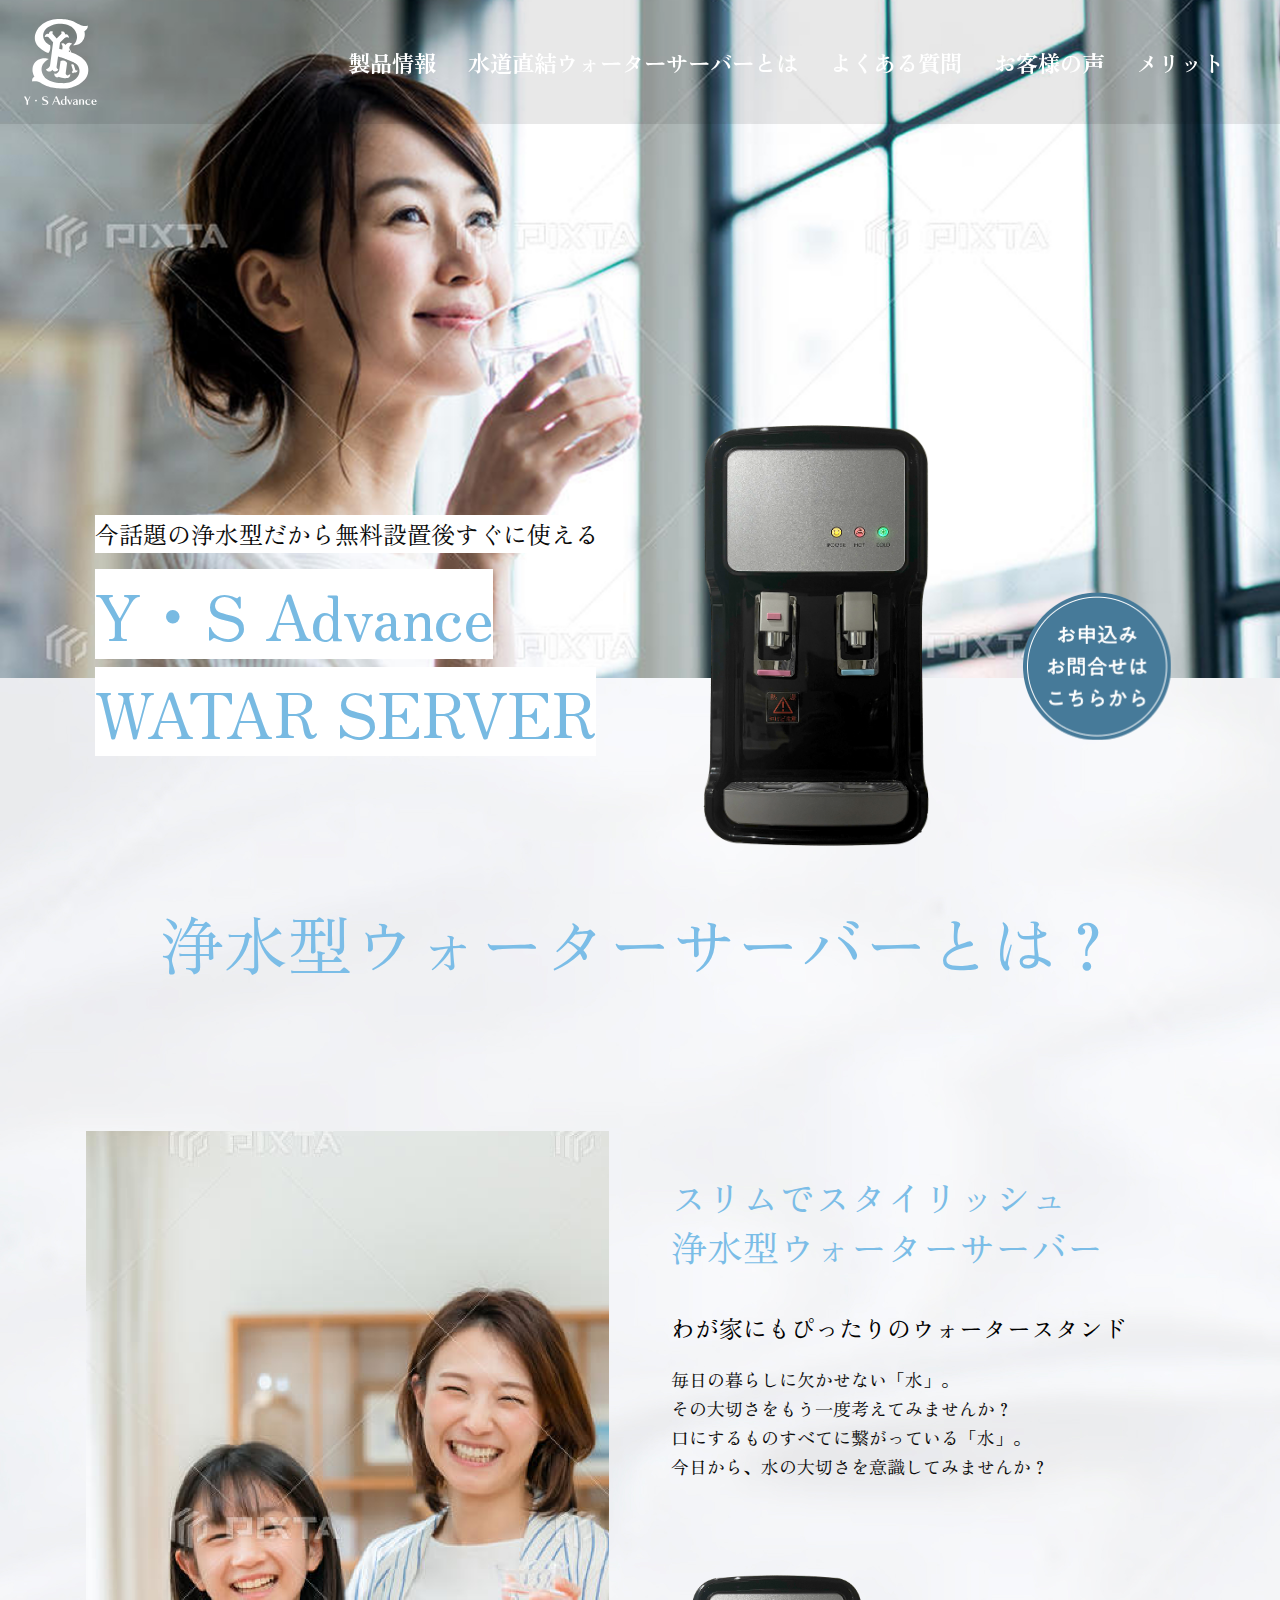
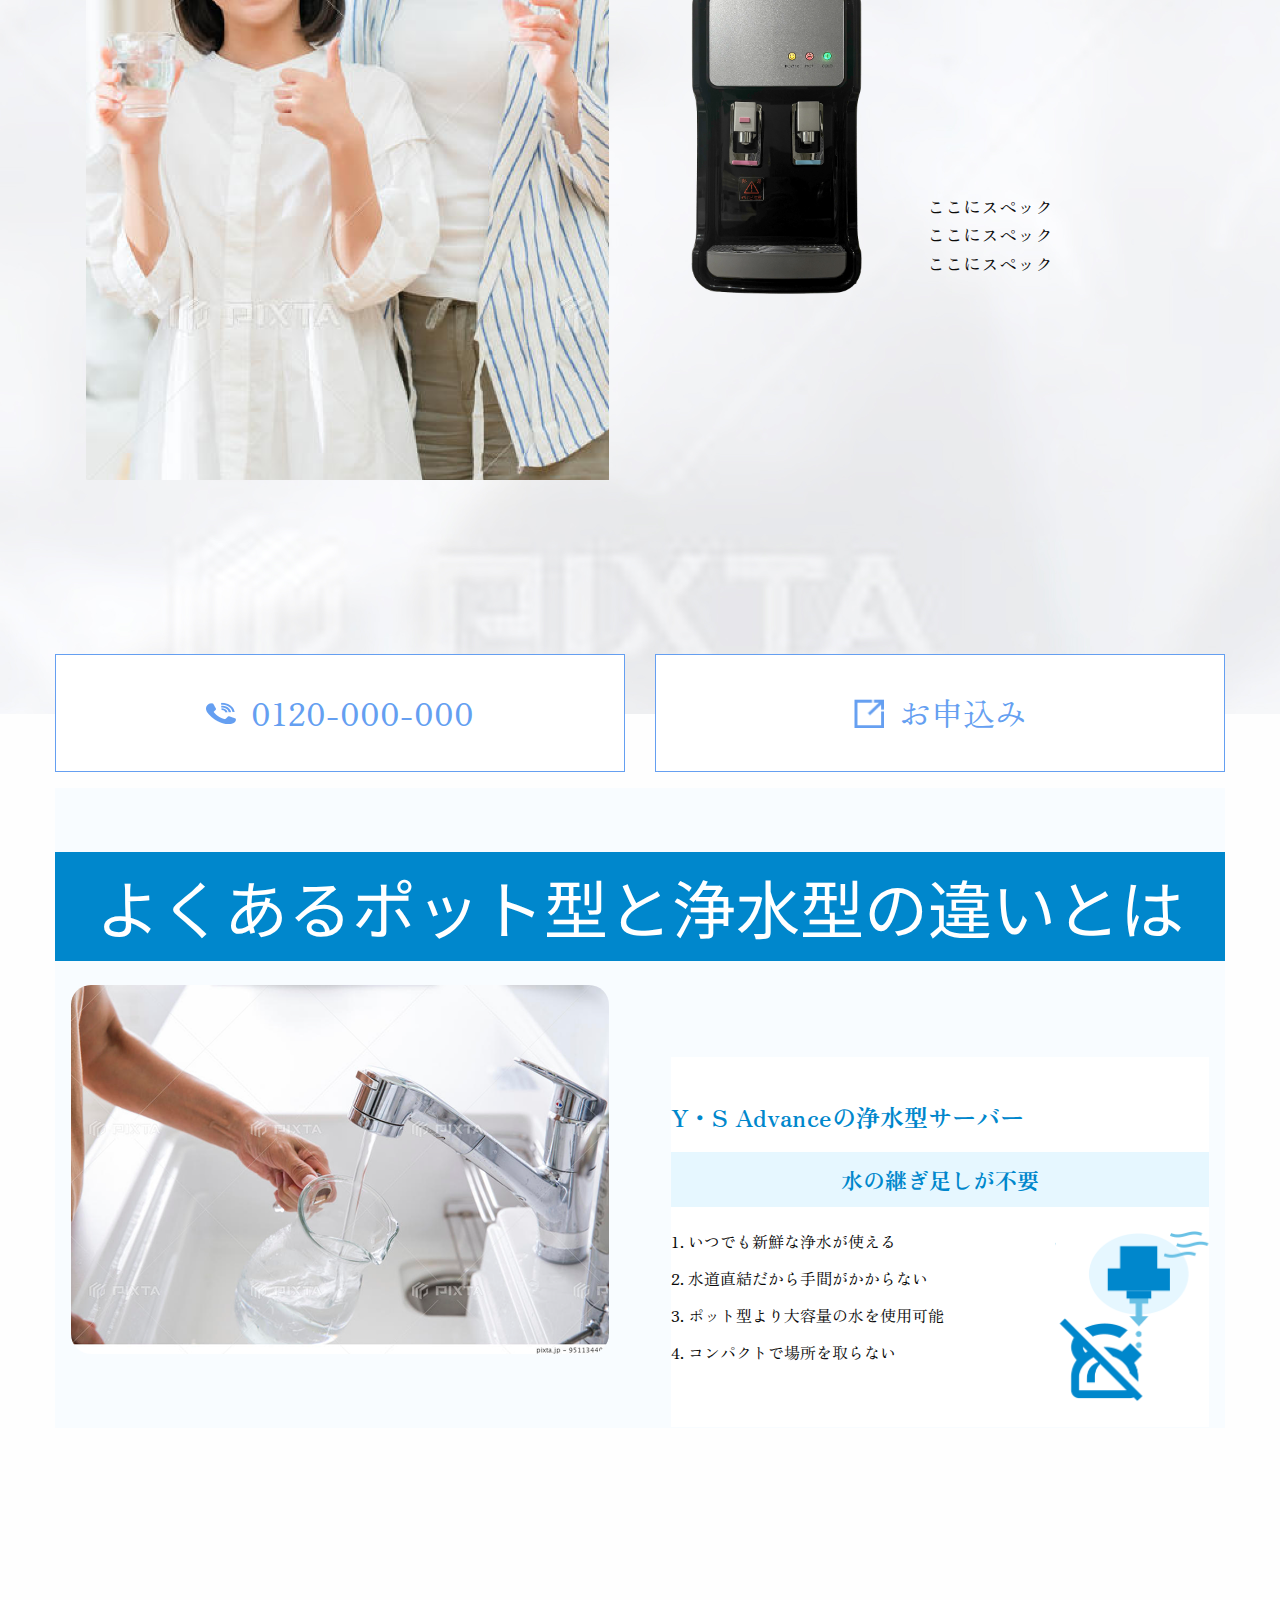
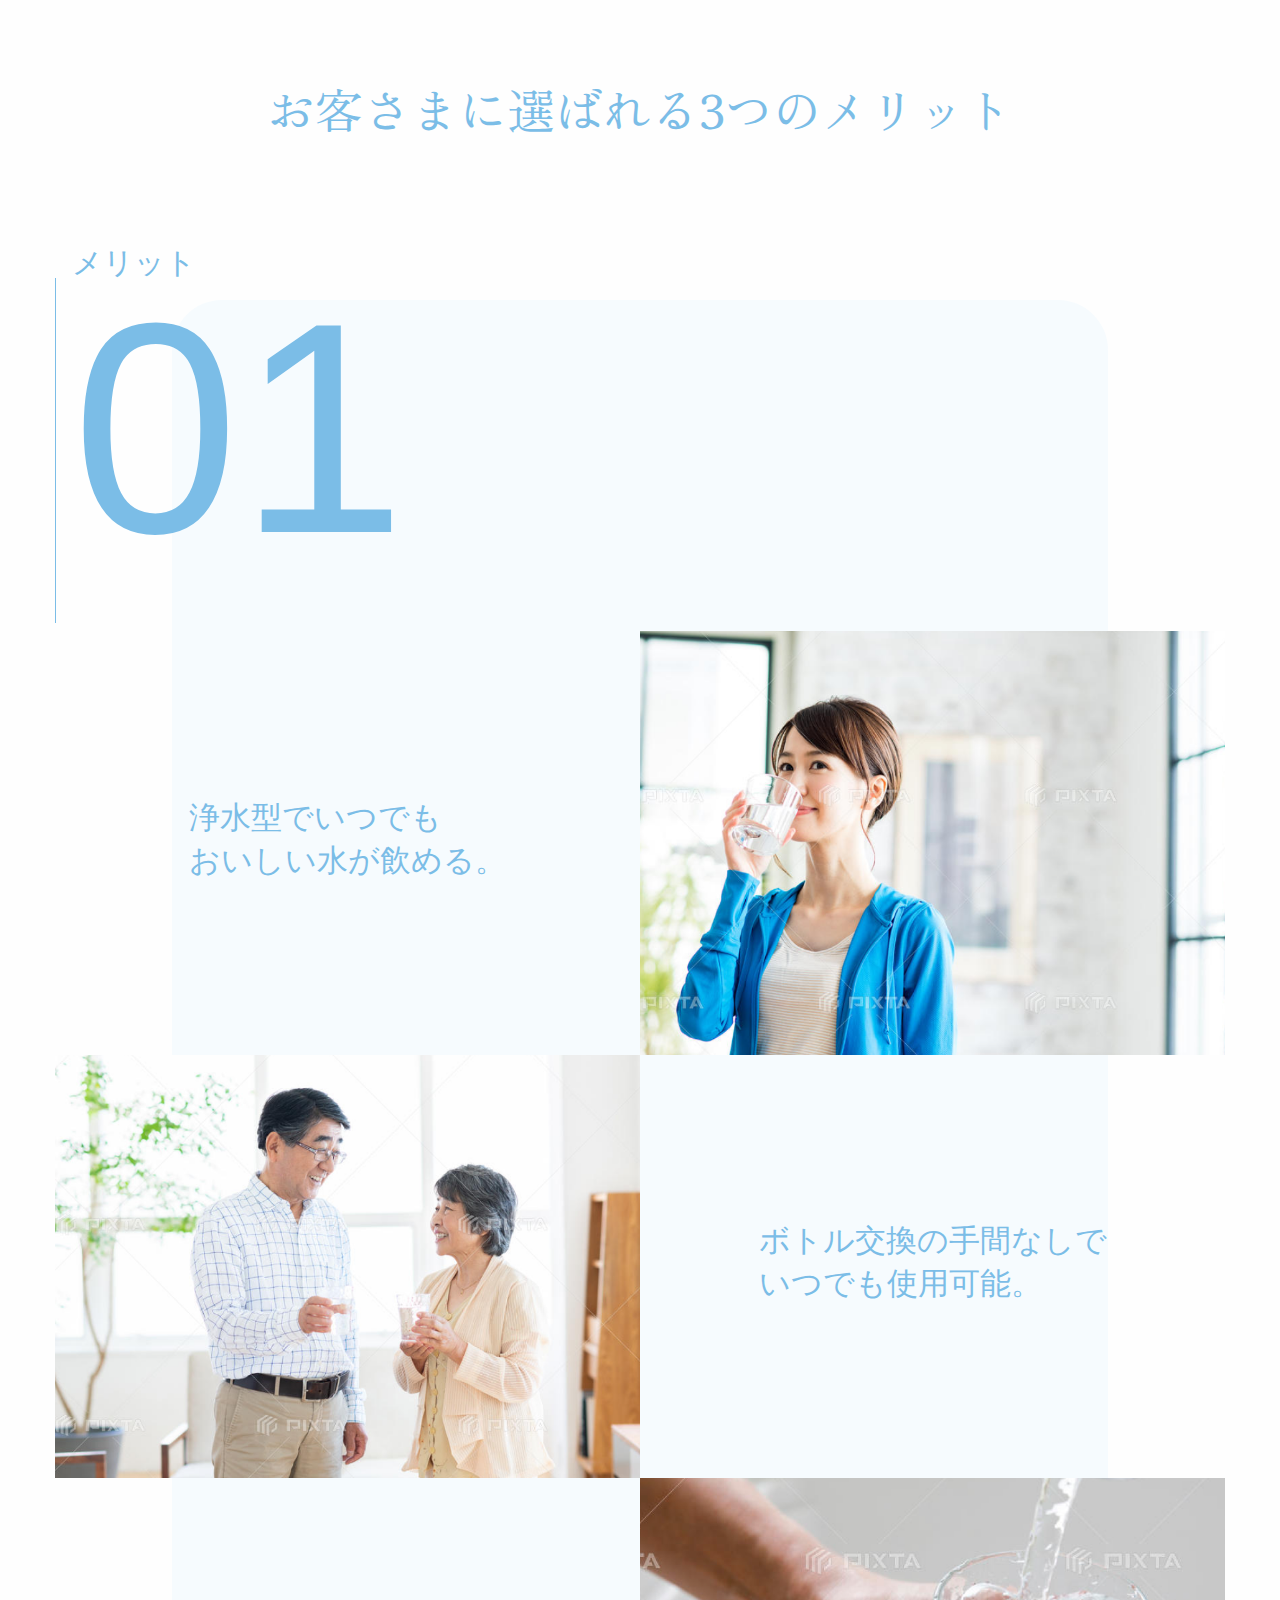
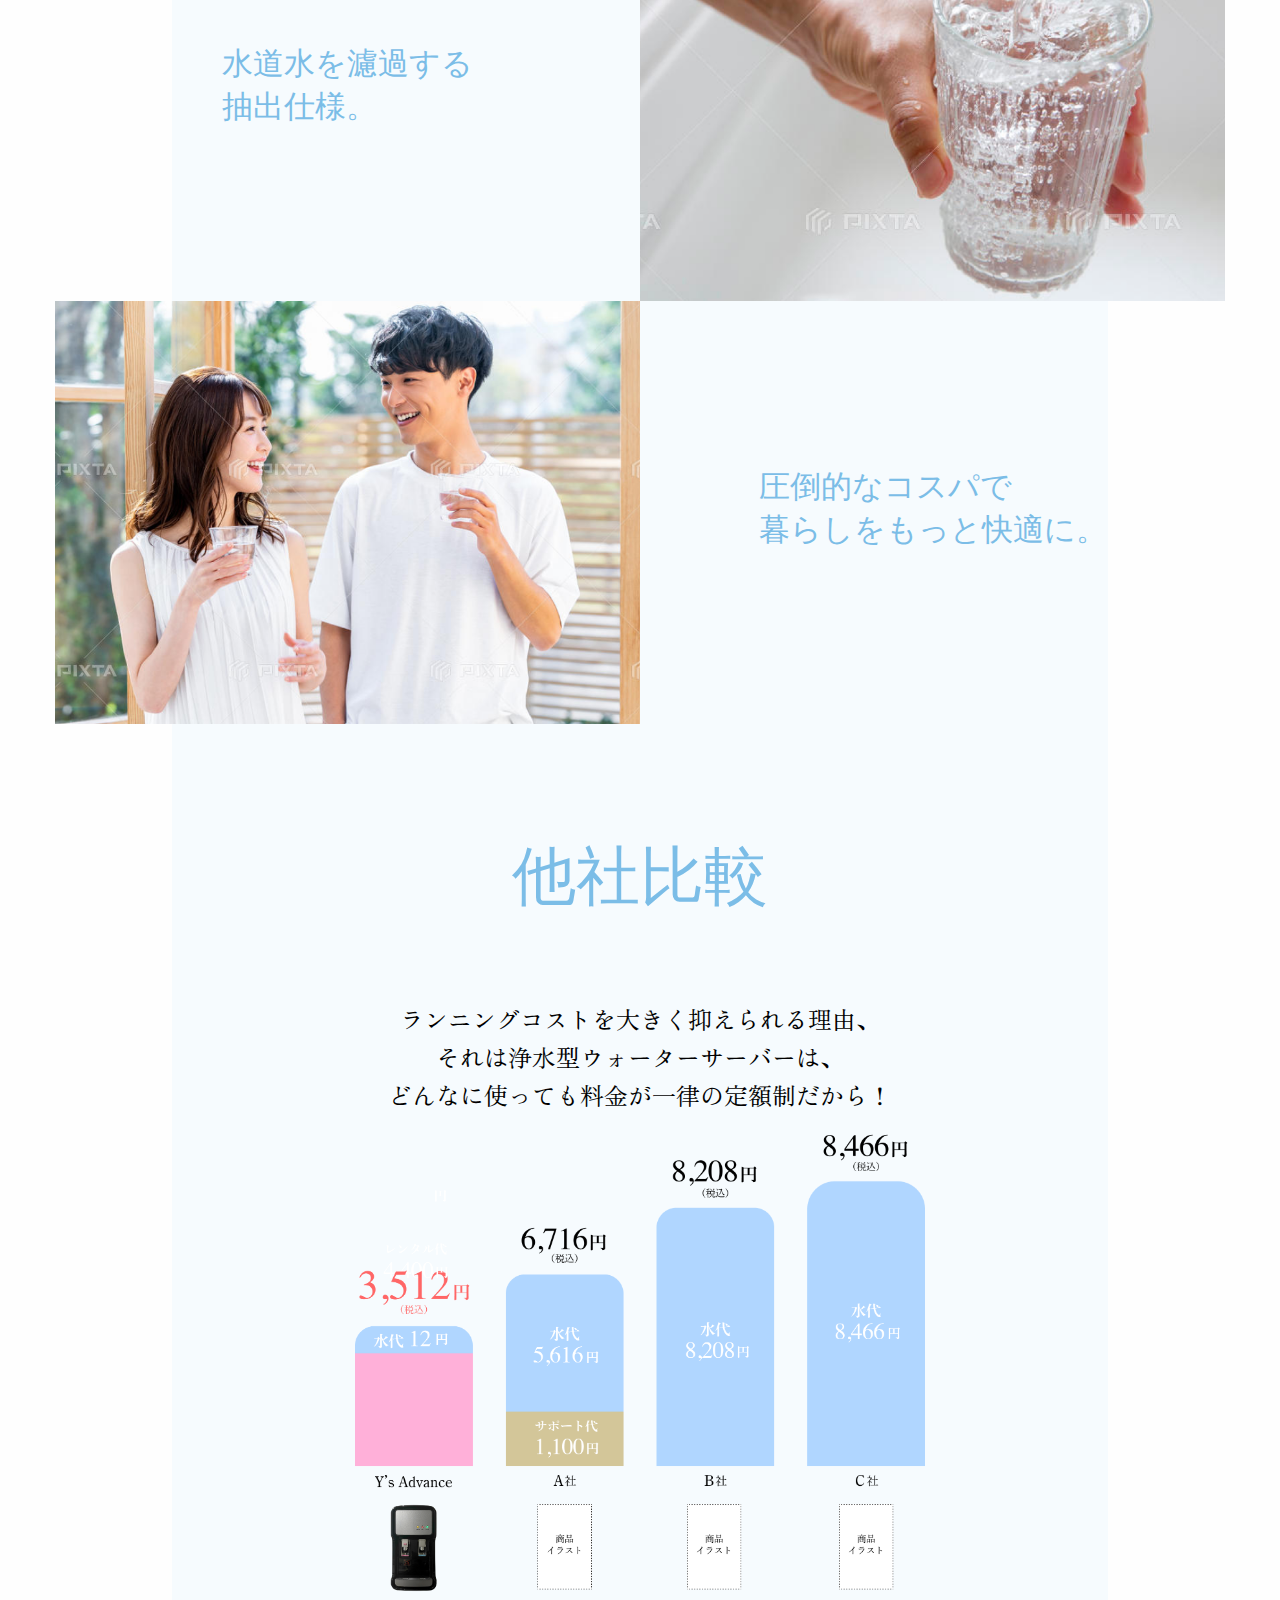
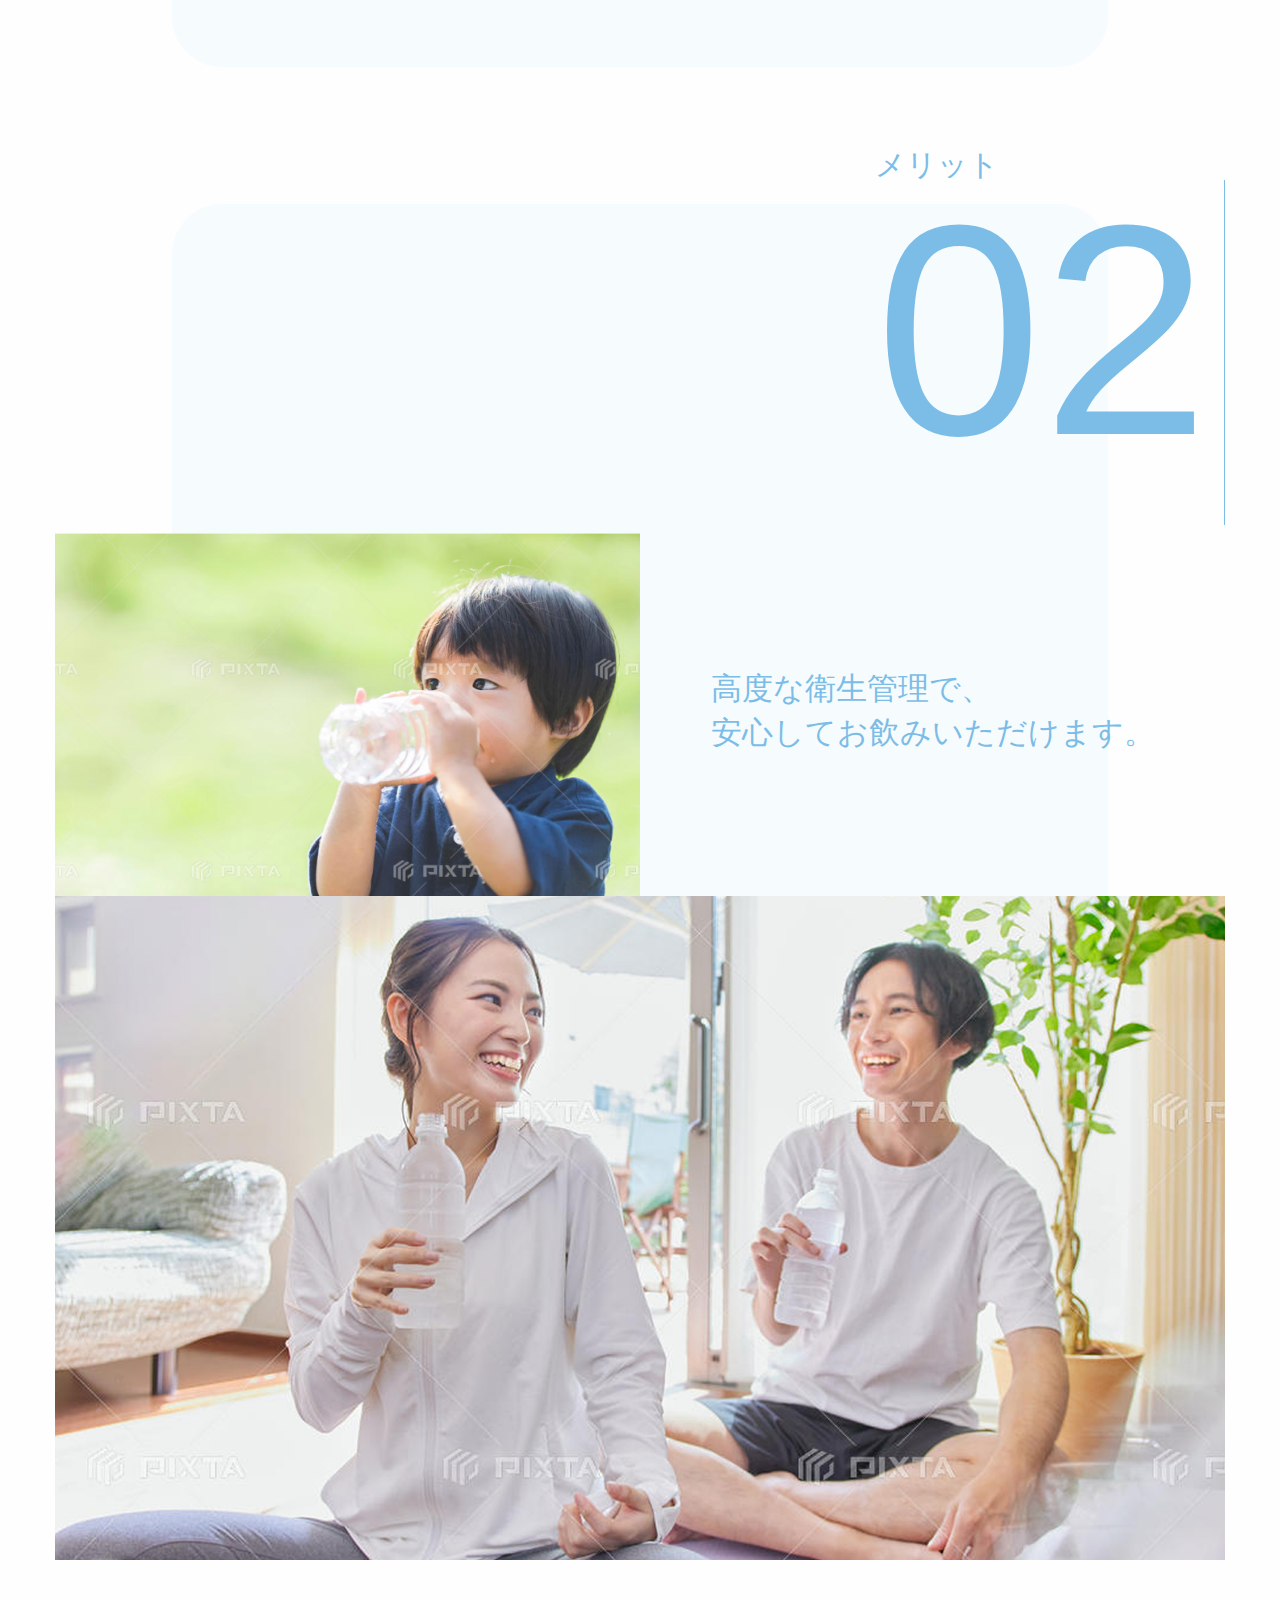
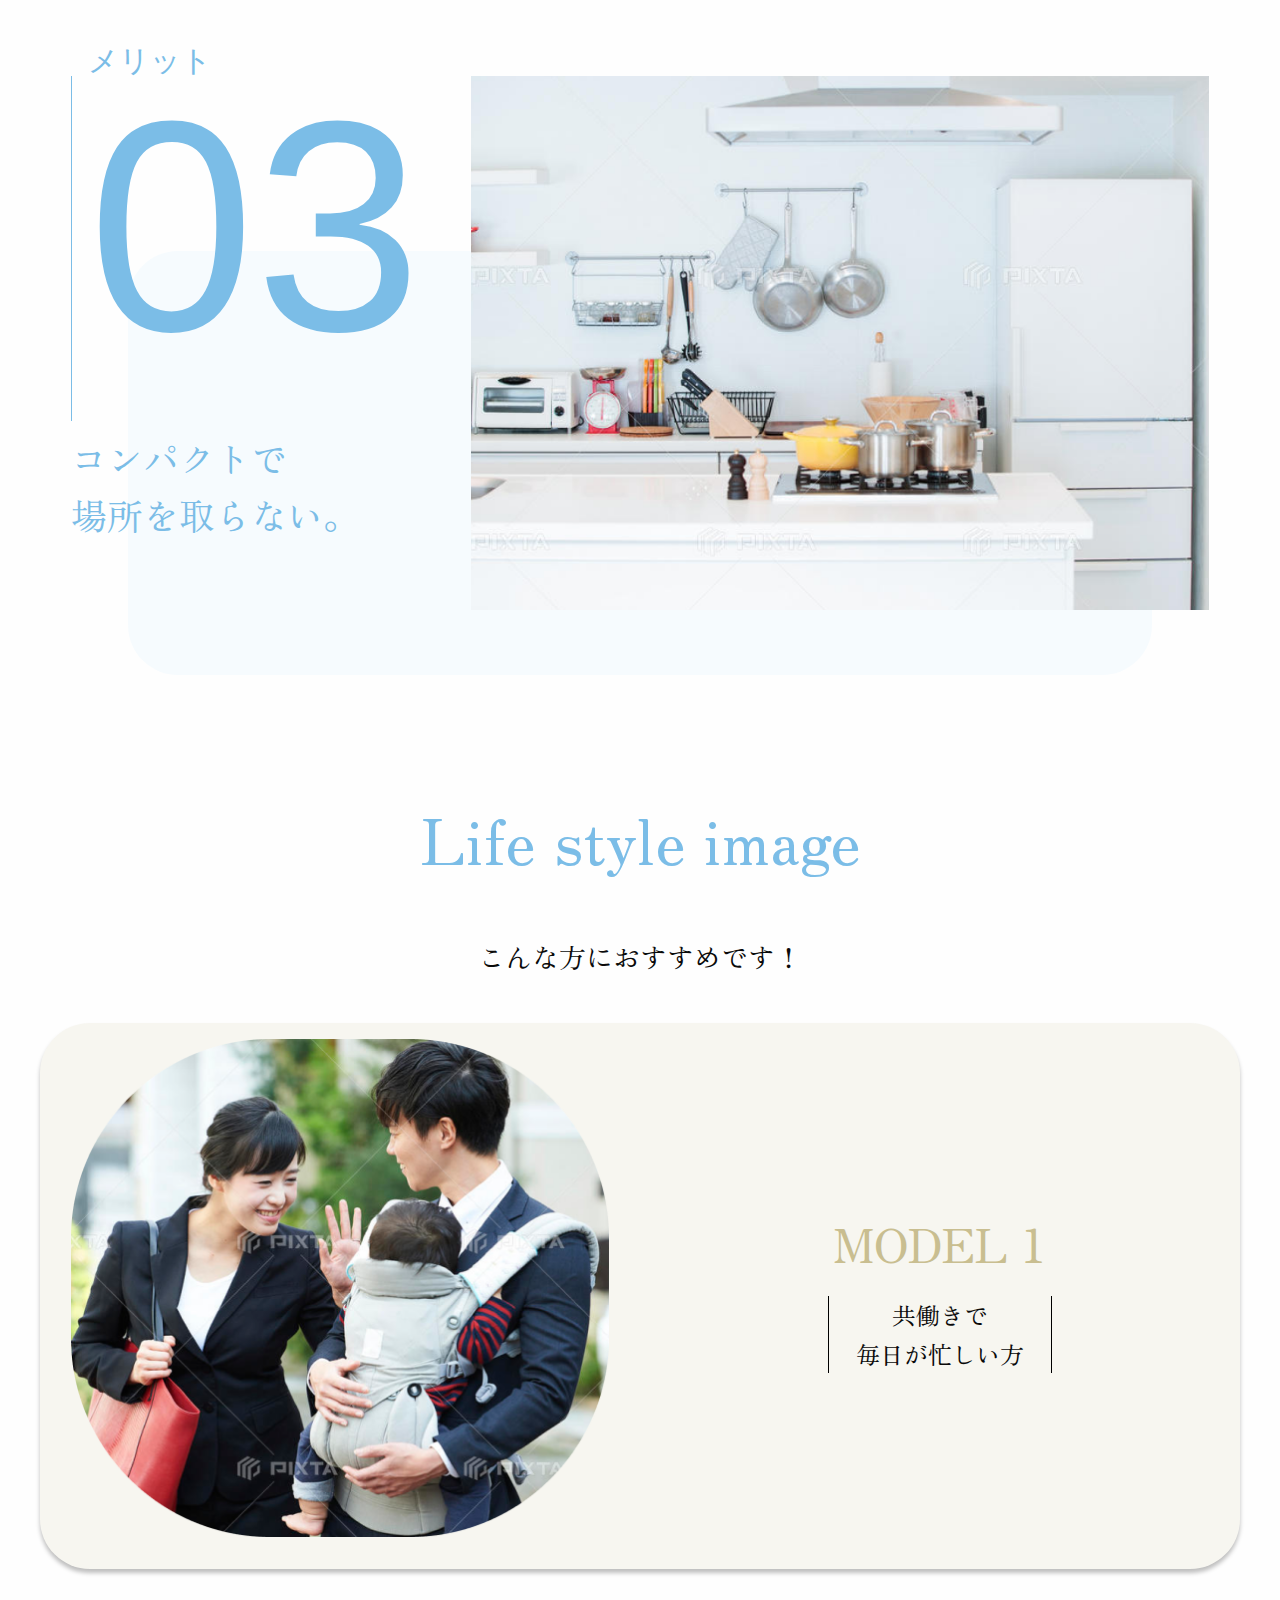
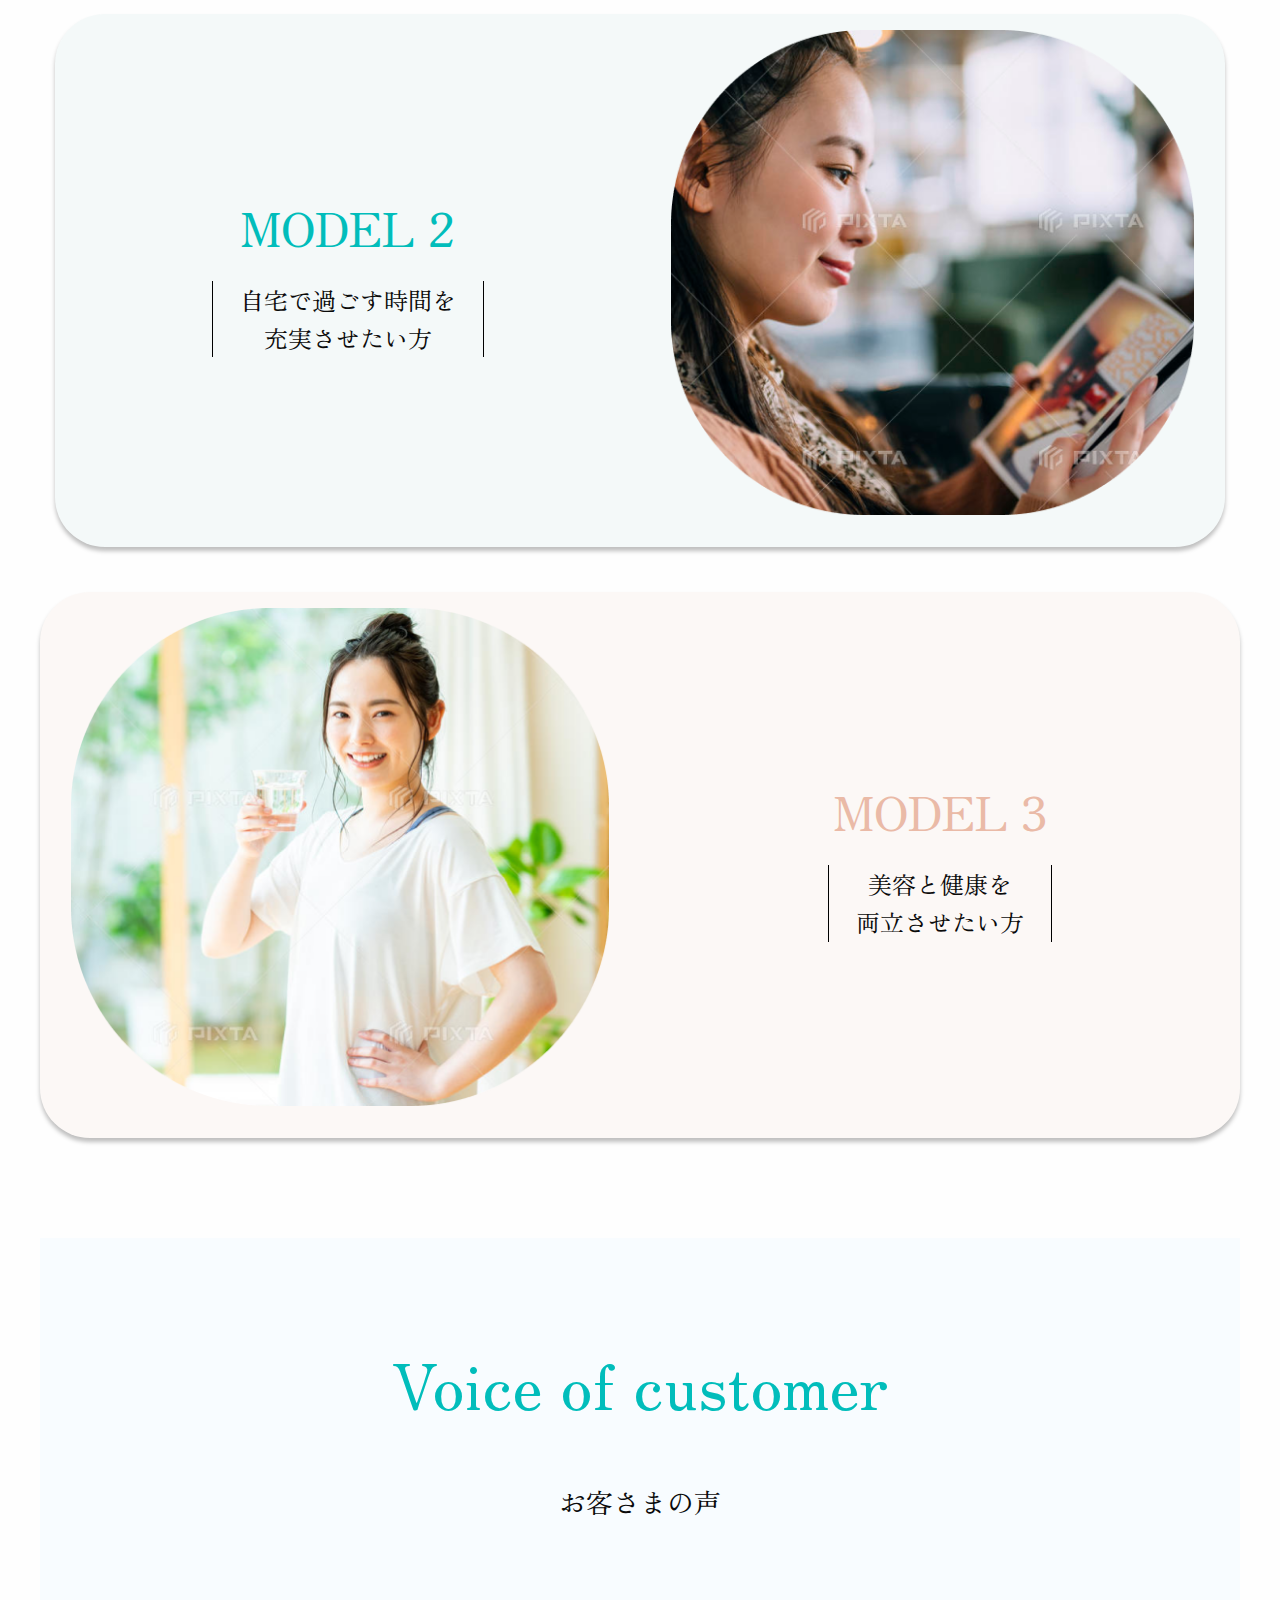
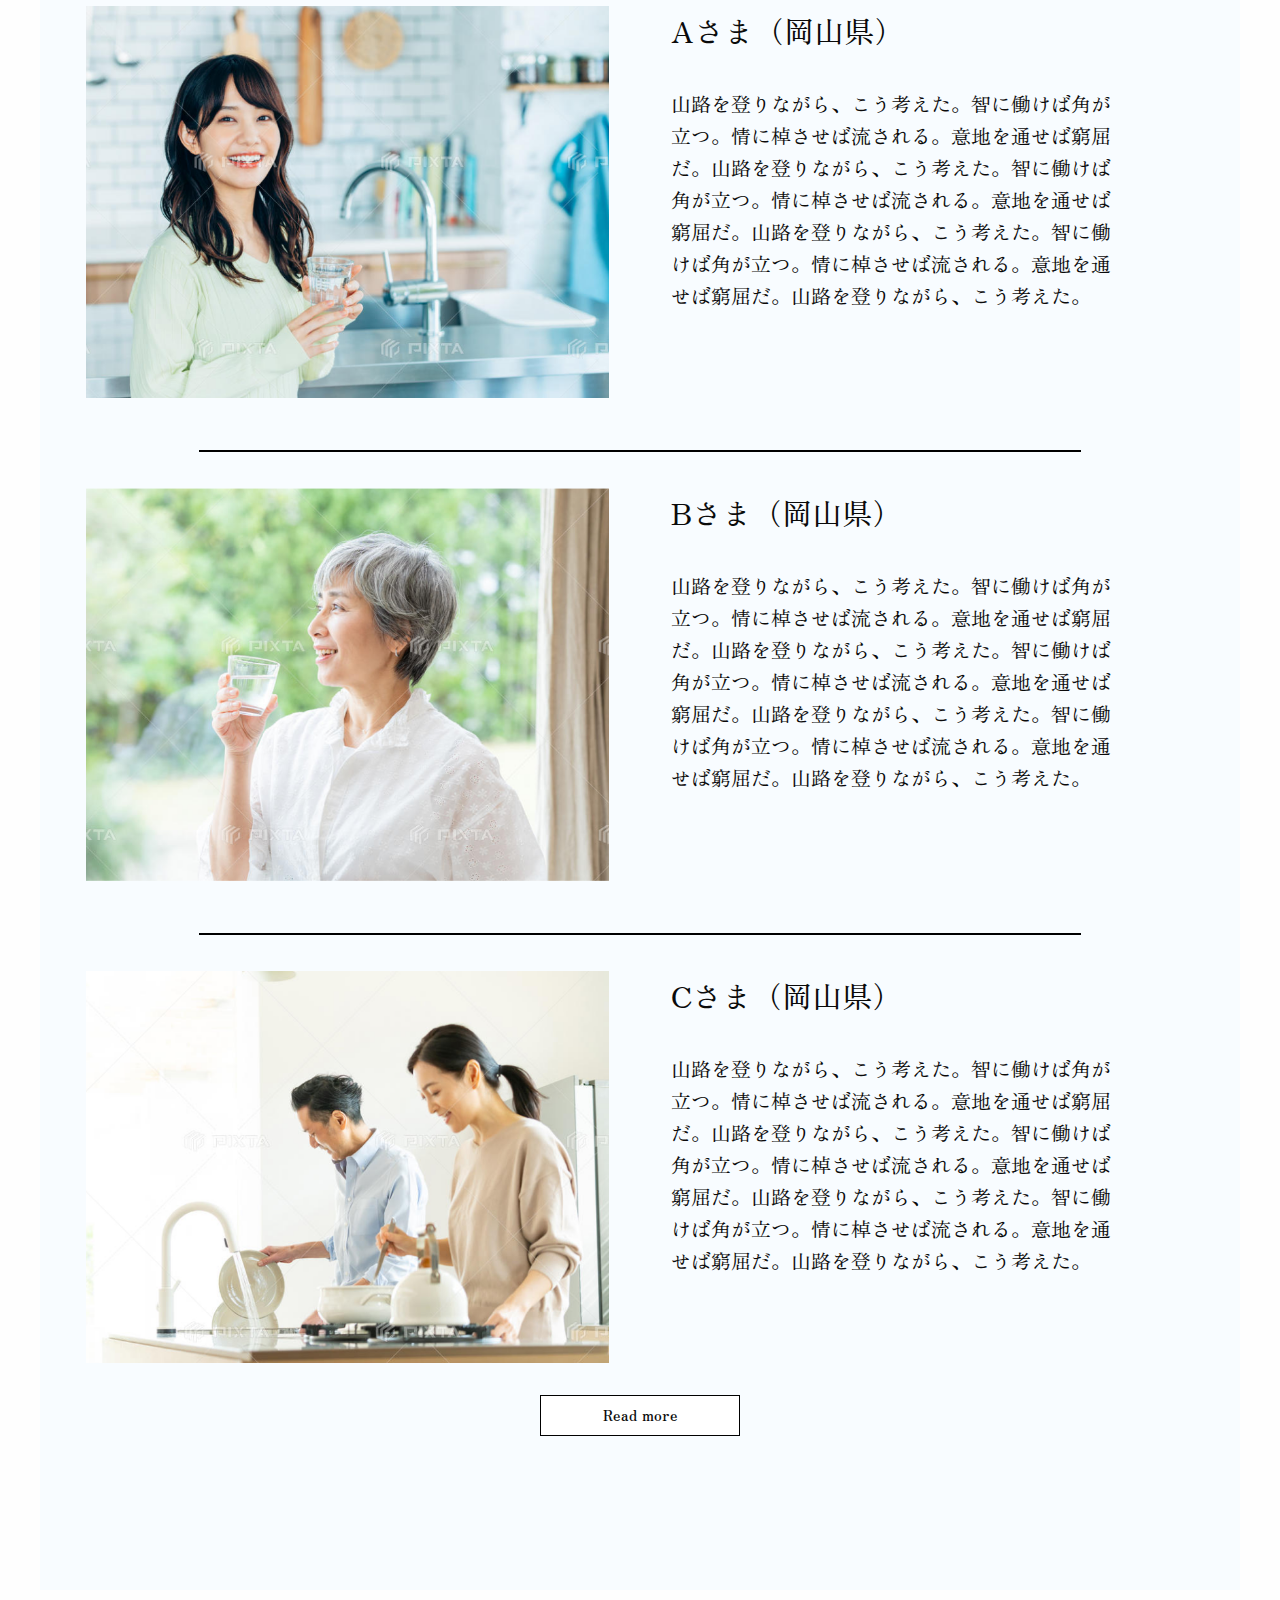
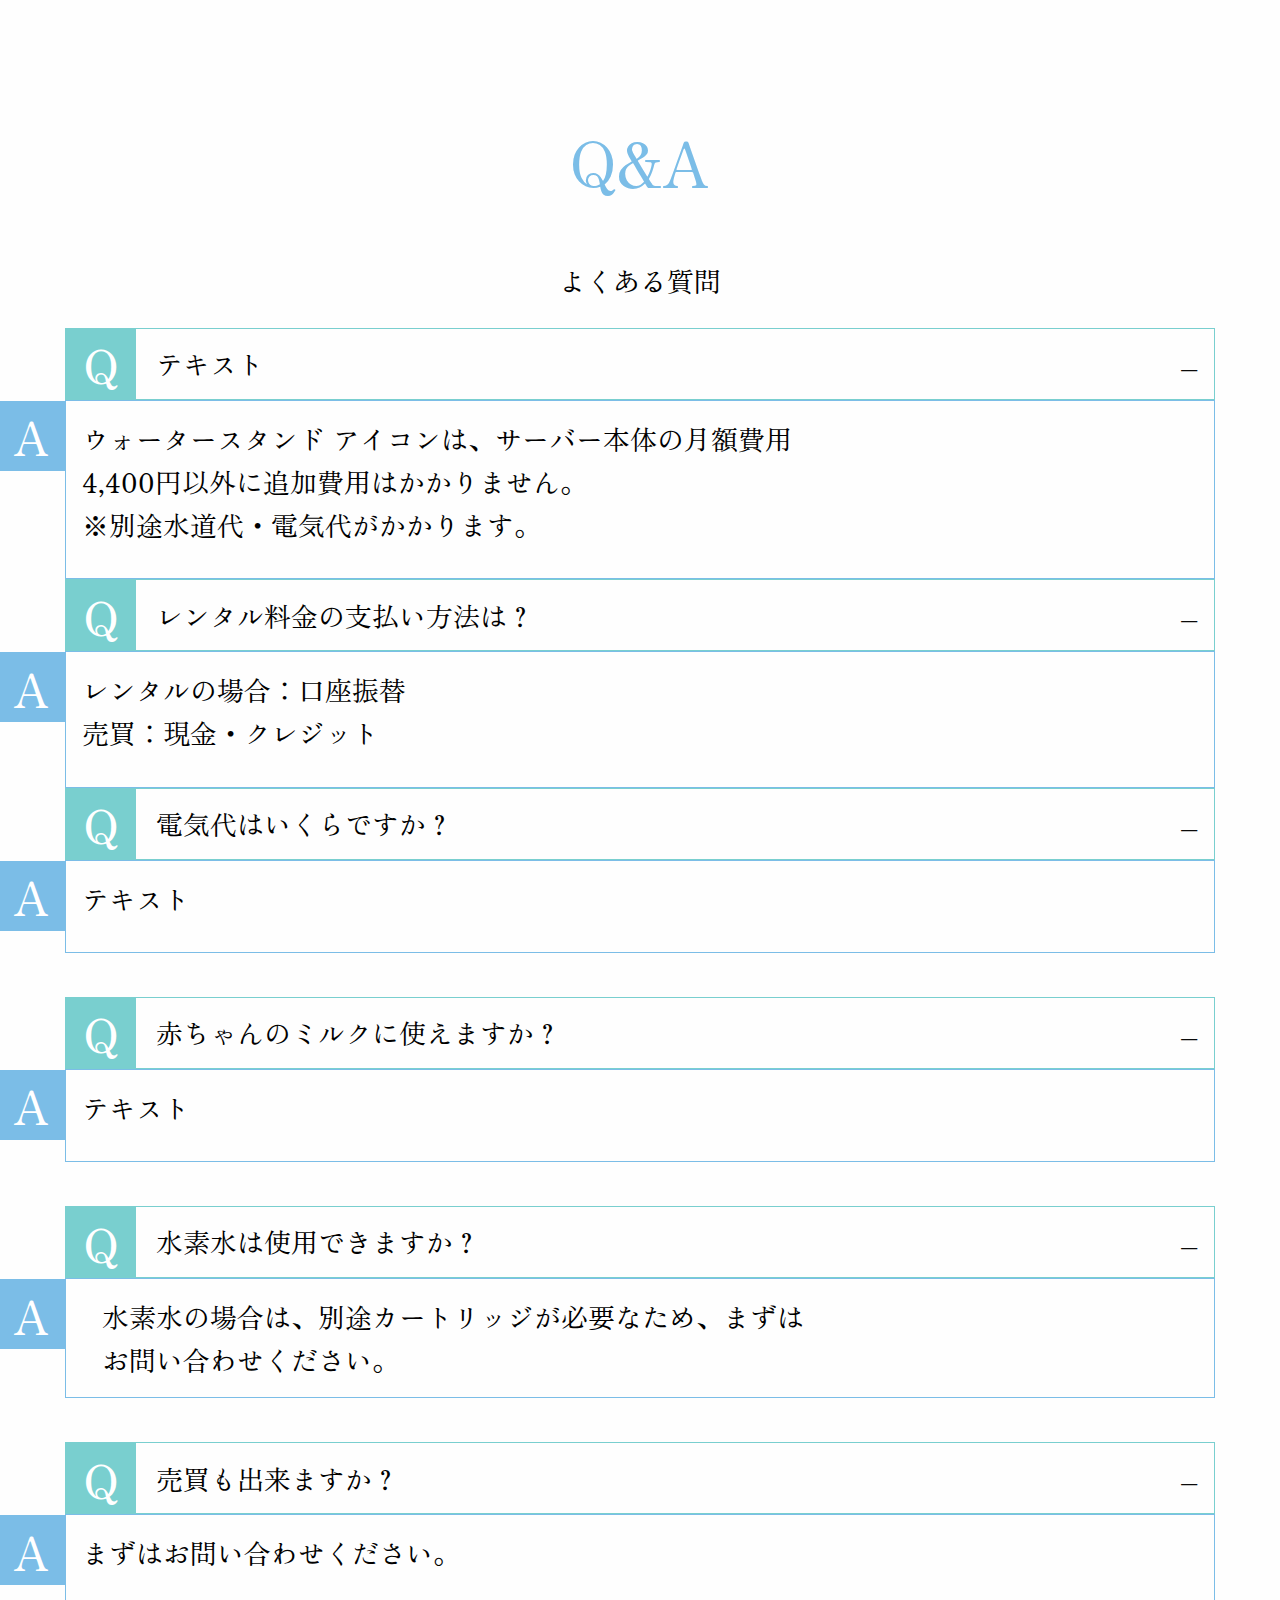
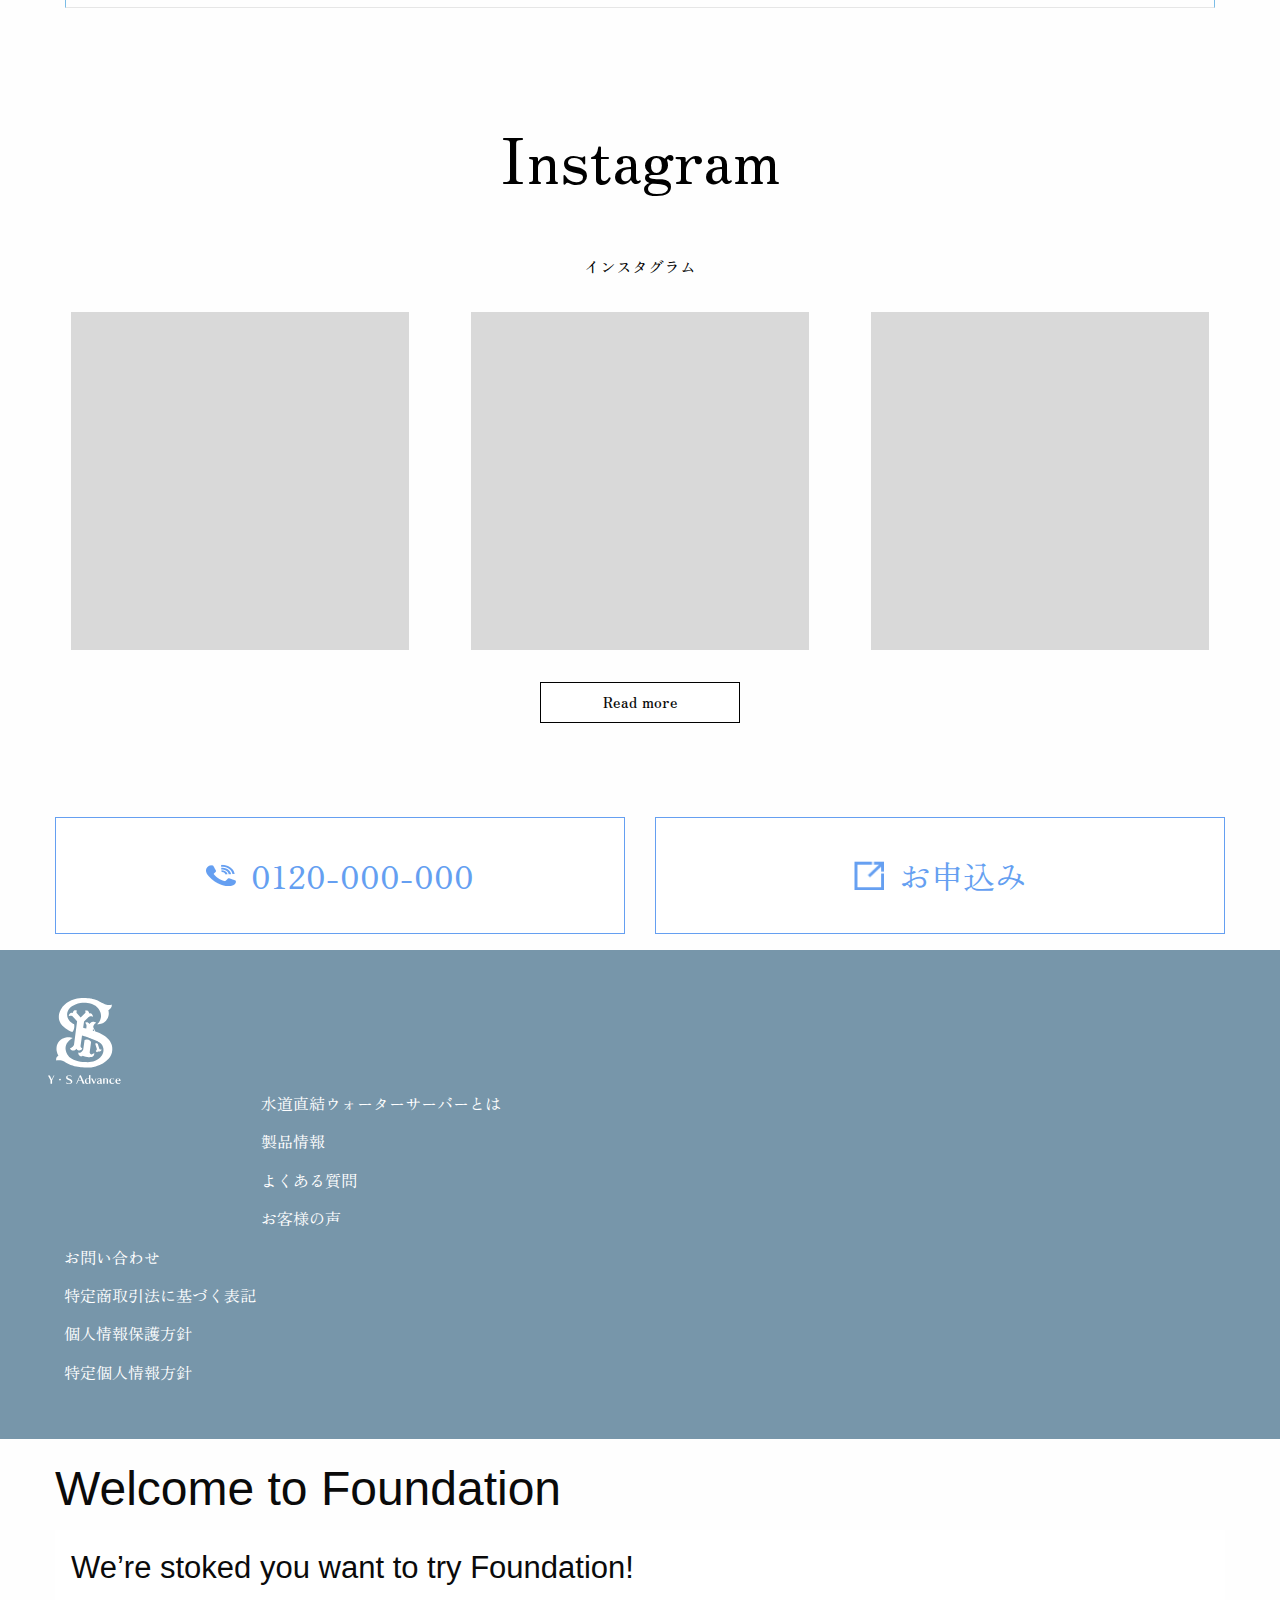
<file: index.html>
<!doctype html>
<html class="no-js" lang="en" dir="ltr">

<head>
  <meta charset="utf-8">
  <meta http-equiv="x-ua-compatible" content="ie=edge">
  <meta name="viewport" content="width=device-width, initial-scale=1.0">
  <title>Foundation for Sites</title>
  <link rel="stylesheet" href="css/foundation.css">
  <link rel="stylesheet" href="css/app.css">
  <link rel="stylesheet" href="https://dhbhdrzi4tiry.cloudfront.net/cdn/sites/foundation.min.css">
  <link rel="preconnect" href="https://fonts.googleapis.com">
  <link rel="preconnect" href="https://fonts.gstatic.com" crossorigin>
  <link
    href="https://fonts.googleapis.com/css2?family=Josefin+Slab:ital@0;1&family=Noto+Sans+JP:wght@100..900&family=Noto+Sans+KR:wght@100..900&family=Zen+Old+Mincho&display=swap"
    rel="stylesheet">
  <!-- スワイパー -->
  <link rel="stylesheet" href="https://cdn.jsdelivr.net/npm/swiper@11/swiper-bundle.min.css" />
  <script src="https://cdn.jsdelivr.net/npm/swiper@11/swiper-bundle.min.js"></script>
</head>

<body>








  <section class="mv">
    <div class="top-bar">
      <div class="top-bar-left">
        <ul class="menu">
          <li class="menu-text"><img src="/img/logo.svg" alt=""></li>

        </ul>
      </div>
      <div class="top-bar-right">
        <ul class="menu">
          <li><a href="#">製品情報</a></li>
          <li><a href="#">水道直結ウォーターサーバーとは</a></li>
          <li><a href="#">よくある質問</a></li>
          <li><a href="#">お客様の声</a></li>
          <li><a href="#">メリット</a></li>

        </ul>
      </div>
    </div>
    <div class="callout large primary">
      <div class="row column text-center">
      </div>
    </div>
    <div class="grid-x grid-padding-x">
      <div class="large-6 medium-4 small-4 cell">
        <div class="primary callout">
          <p class="mv_subtitle">今話題の浄水型だから無料設置後すぐに使える</p>
          <h1 class="mv_title">Y・S Advance</h1>
          <h1 class="mv_title">WATAR SERVER</h1>
        </div>
      </div>
      <div class="large-3 medium-4 small-4 cell">
        <div class="primary callout sever_img">
          <img src="img/server.png" alt="">
        </div>
      </div>
      <div class="large-2 medium-4 small-4 cell">
        <div class="primary callout top_btn">
          <img src="img/mv_cta.png" alt="">
        </div>
      </div>
    </div>
  </section>



  <!-- ここからメイン -->


  <section class="disk">
    <h2 class="sec_ttl">浄水型ウォーターサーバーとは？</h2>
    <div class="grid-x grid-padding-x cta grid-container">
      <div class="large-6 medium-6 cell">
        <div class="primary callout disk__img">
          <img src="img/oyako.png" alt="">
        </div>
      </div>
      <div class="large-6 medium-6 cell right">
        <div class="primary callout">
          <h3 class="disk__title">スリムでスタイリッシュ<br>
            浄水型ウォーターサーバー</h3>
          <h4 class="disk__title__sub">わが家にもぴったりのウォータースタンド</h4>
          <p class="disk__txt">毎日の暮らしに欠かせない「水」。<br>
            その大切さをもう一度考えてみませんか？<br>
            口にするものすべてに繋がっている「水」。<br>
            今日から、水の大切さを意識してみませんか？</p>
          <div class="disk__server">
            <div class="grid-x grid-padding-x">
              <div class="large-6 medium-6 cell">
                <img src="img/server.png" alt="">
              </div>
              <p class="server__txt large-6 medium-6 cell">
                ここにスペック<br>
                ここにスペック<br>
                ここにスペック</p>
            </div>
          </div>
        </div>
      </div>
    </div>
  </section>



  <div class="grid-container">


    <div class="grid-x grid-padding-x cta cta_btn">
      <div class="large-6 medium-6 cell">
        <div class="primary callout tel">
          <p>0120-000-000</p>
        </div>
      </div>
      <div class="large-6 medium-6 cell">
        <div class="primary callout contact">
          <p>お申込み</p>
        </div>
      </div>
    </div>






    <section class="chigai grid-container">
      <h2 class="sec_ttl">よくあるポット型と浄水型の違いとは</h2>
      <div class="grid-x grid-padding-x">
        <div class="large-6 medium-6 cell">
          <div class="primary callout">
            <img class="chigai_img" src="img/weter.png" alt="">
          </div>
        </div>
        <div class="large-6 medium-6 cell">
          <div class="primary callout">
            <div class="large-12 medium-6 cell chigai__txt">


              <!-- <img src="img/chigai.png" alt=""> -->

              <div class="chigai__box">
                <p class="tigai__txt1">Y・S Advanceの浄水型サーバー</p>
                <p class="tigai__txt2">水の継ぎ足しが不要</p>
                <p class="chigai__p">1. いつでも新鮮な浄水が使える<br>
                  2. 水道直結だから手間がかからない<br>
                  3. ポット型より大容量の水を使用可能<br>
                  4. コンパクトで場所を取らない</p>
              </div>

            </div>
          </div>
        </div>
      </div>

    </section>


    <section class="merit01 blue_bg">
      <h2 class="merit_01_ttl">お客さまに選ばれる3つのメリット</h2>

      <div class="merit-ttl grid-container">
        <h2>01</h2>
      </div>
      <div class="grid-x large-12">
        <div class="large-6 merit_txt">
          <h3>浄水型でいつでも<br>
            おいしい水が飲める。</h3>
        </div>

        <div class="large-6">
          <img src="img/merit01.png" alt="">
        </div>
      </div>

      <div class="grid-x large-12">
        <div class="large-6">
          <img src="img/merit02.png" alt="">
        </div>

        <div class="large-6 merit_txt">
          <h3>ボトル交換の手間なしで<br>
            いつでも使用可能。</h3>
        </div>
      </div>


      <div class="grid-x large-12">
        <div class="large-6 merit_txt">
          <h3>水道水を濾過する<br>
            抽出仕様。</h3>
        </div>
        <div class="large-6">
          <img src="img/merit03.png" alt="">
        </div>
      </div>

      <div class="grid-x large-12">
        <div class="large-6">
          <img src="img/merit04.png" alt="">
        </div>
        <div class="large-6 merit_txt">
          <h3>圧倒的なコスパで<br>
            暮らしをもっと快適に。</h3>
        </div>
      </div>

      <div class="merit1__graph">
        <h2 class="merit1__graph-ttl">他社比較</h2>
        <p class="mirit1__graph__txt">ランニングコストを大きく抑えられる理由、<br>
          それは浄水型ウォーターサーバーは、<br>
          どんなに使っても料金が一律の定額制だから！</p>
        <p class="graph__img">
          <img src="img/graph.png" alt="">
        </p>
      </div>

    </section>

    <section class="merit02 blue_bg">
      <div class="merit-ttl grid-container">
        <h2>02</h2>
      </div>
      <div class="grid-x large-12">
        

        <div class="large-6">
          <img src="img/merit02.child.png" alt="">
        </div>
        <div class="large-6 merit_txt">
          <h3>高度な衛生管理で、<br>
            安心してお飲みいただけます。</h3>
        </div>
      </div>
    </section>

    <div class="swiper">
      <div class="swiper-wrapper">
        <div class="swiper-slide">
          <img src="img/sw01.jpg" alt="" />
        </div>
        <div class="swiper-slide">
          <img src="img/sw02.jpg" alt="" />
        </div>
        <div class="swiper-slide">
          <img src="img/sw03.jpg" alt="" />
        </div>
        <div class="swiper-slide">
          <img src="img/sw04.jpg" alt="" />
        </div>
        <div class="swiper-slide">
          <img src="img/sw01.jpg" alt="" />
        </div>
        <div class="swiper-slide">
          <img src="img/sw02.jpg" alt="" />
        </div>
      </div>
    </div>
  </div>


  <section class="merit03 blue_bg">
  <div class="merit3 grid-container">
    <div class="grid-x grid-padding-x merit_kitchen">
      <div class="large-4 medium-6 cell">
        <div class="primary callout">
          <div class="merit-ttl grid-container">
            <h2>03</h2>
          </div>        
            <p class="merit3__txt">コンパクトで<br>
            場所を取らない。</p>
        </div>
      </div>
      <div class="large-8 medium-6 cell">
        <div class="primary callout merit3__img">
          <img src="img/merit05.png" alt="">
        </div>
      </div>
    </div>
  </div>
  </section>




    <!-- <section class="merit grid-container">
      <h2 class="sec_ttl">お客さまに選ばれる3つのメリット</h2>
      <div class="merit1">
        <div class="grid-x grid-padding-x">
          <div class="large-6 medium-6 cell">
            <div class="primary callout">
              <h3 class="merit1__title">01</h3>
              <h2 class="merit1__txt">浄水型でいつでも<br>
                おいしい水が飲める。</h2>
            </div>
          </div>
          <div class="large-6 medium-6 cell">
            <div class="primary callout merit1__img">
              <img src="img/merit01.png" alt="">
            </div>
          </div>
        </div>
        <div class="grid-x grid-padding-x">
          <div class="large-6 medium-6 cell">
            <div class="primary callout merit1__img">
              <img src="img/merit02.png" alt="">
            </div>
          </div>
          <div class="large-6 medium-6 cell txt_center">
            <div class="primary callout merit1__img">
              <h2 class="merit1__txt">ボトル交換の手間なしで<br>
                いつでも使用可能。</h2>
            </div>
          </div>
        </div>
        <div class="grid-x grid-padding-x">
          <div class="large-6 medium-6 cell txt_center">
            <div class="primary callout">
              <h2 class="merit1__txt">水道水を濾過する<br>
                抽出仕様。</h2>
            </div>
          </div>
          <div class="large-6 medium-6 cell txt_center">
            <div class="primary callout merit1__img">
              <img src="img/merit03.png" alt="">
            </div>
          </div>
        </div>
        <div class="grid-x grid-padding-x">
          <div class="large-6 medium-6 cell txt_center">
            <div class="primary callout merit1__img">
              <img src="img/merit04.png" alt="">
            </div>
          </div>
          <div class="large-6 medium-6 cell txt_center">
            <div class="primary callout merit1__img">
              <h2 class="merit1__txt">圧倒的なコスパで<br>
                暮らしをもっと快適に。</h2>
            </div>
          </div>
        </div>
        <h2 class="merit1__graph">他社比較</h2>
        <p class="mirit1__graph__txt">ランニングコストを大きく抑えられる理由、<br>
          それは浄水型ウォーターサーバーは、<br>
          どんなに使っても料金が一律の定額制だから！</p>
        <p class="graph__img">
          <img src="img/graph.png" alt="">
        </p>
      </div>

      <div class="merit2">

        <h3 class="merit2__title"><span>02</span></h3>

        <div class="grid-x grid-padding-x merit_af">
          <div class="large-6 medium-6 cell">
            <div class="primary callout merit2__img">
              <img src="img/merit02.child.png" alt="">
            </div>
          </div>

          <div class="large-6 medium-6 cell">
            <div class="primary callout">
              <p class="merit2__txt">高度な衛生管理で、<br>
                安心してお飲みいただけます。</p>
            </div>
          </div>
        </div>


        <div class="swiper">
          <div class="swiper-wrapper">
            <div class="swiper-slide">
              <img src="img/sw01.jpg" alt="" />
            </div>
            <div class="swiper-slide">
              <img src="img/sw02.jpg" alt="" />
            </div>
            <div class="swiper-slide">
              <img src="img/sw03.jpg" alt="" />
            </div>
            <div class="swiper-slide">
              <img src="img/sw04.jpg" alt="" />
            </div>
            <div class="swiper-slide">
              <img src="img/sw01.jpg" alt="" />
            </div>
            <div class="swiper-slide">
              <img src="img/sw02.jpg" alt="" />
            </div>
          </div>
        </div>
      </div>

      <div class="merit3">
        <div class="grid-x grid-padding-x merit_kitchen">
          <div class="large-4 medium-6 cell">
            <div class="primary callout">
              <h3 class="merit3__title"><span>03</span></h3>
              <p class="merit3__txt">コンパクトで<br>
                場所を取らない。</p>
            </div>
          </div>
          <div class="large-8 medium-6 cell">
            <div class="primary callout merit3__img">
              <img src="img/merit05.png" alt="">
            </div>
          </div>
        </div>
      </div>
    
    </section> -->

    <section class="life grid-container">
      <h2 class="sec_ttl">Life style image</h2>
      <p class="life_ttl_sub">こんな方におすすめです！</p>

      <div class="grid-x grid-padding-x life__item large-8">
        <div class="large-6 medium-6 cell life__img">
          <div class="primary callout life__img">
            <img src="img/life01.png" alt="">
          </div>
        </div>
        <div class="large-6 medium-6 cell life__txt">
          <div class="primary callout1">
            <p class="life__txt1 life__ttl">MODEL 1</p>
            <p class="life__desk">共働きで<br>
              毎日が忙しい方</p>
          </div>
        </div>
      </div>

      <div class="grid-x grid-padding-x life__item large-8">
        <div class="large-6 medium-6 cell life__txt">
          <div class="primary callout2">
            <p class="life__txt2 life__ttl">MODEL 2</p>
            <p class="life__desk">自宅で過ごす時間を<br>
              充実させたい方</p>
          </div>
        </div>
        <div class="large-6 medium-6 cell life__item">
          <div class="primary callout life__img">
            <img src="img/life02.png" alt="">
          </div>
        </div>
      </div>

      <div class="grid-x grid-padding-x life__item large-8">
        <div class="large-6 medium-6 cell">
          <div class="primary callout life__img">
            <img src="img/life03.png" alt="">
          </div>
        </div>
        <div class="large-6 medium-6 cell life__txt">
          <div class="primary callout3">
            <p class="life__txt3 life__ttl">MODEL 3</p>
            <p class="life__desk">美容と健康を<br>
              両立させたい方</p>
          </div>
        </div>
      </div>

    </section>

    <section class="customer grid-container">
      <div class="grid-container">
        <h2 class="sec_ttl">Voice of customer</h2>
        <p>お客さまの声</p>
        <div class="grid-x grid-padding-x customer_ttl">
          <div class="large-6 medium-6 cell">
            <div class="primary callout customer__img">
              <img src="img/customer01.png" alt="">
            </div>
          </div>
          <div class="large-6 medium-6 cell">
            <div class="primary callout">
              <p class="customer__txt">Aさま（岡山県）</p>
              <p class="customer__voice">山路を登りながら、こう考えた。智に働けば角が<br>
                立つ。情に棹させば流される。意地を通せば窮屈<br>
                だ。山路を登りながら、こう考えた。智に働けば<br>
                角が立つ。情に棹させば流される。意地を通せば<br>
                窮屈だ。山路を登りながら、こう考えた。智に働<br>
                けば角が立つ。情に棹させば流される。意地を通<br>
                せば窮屈だ。山路を登りながら、こう考えた。</p>
            </div>
          </div>
        </div>

        <hr class="border-line">

        <div class="grid-x grid-padding-x">
          <div class="large-6 medium-6 cell">
            <div class="primary callout customer__img">
              <img src="img/customer02.png" alt="">
            </div>
          </div>
          <div class="large-6 medium-6 cell">
            <div class="primary callout">
              <p class="customer__txt">Bさま（岡山県）</p>
              <p class="customer__voice">山路を登りながら、こう考えた。智に働けば角が<br>
                立つ。情に棹させば流される。意地を通せば窮屈<br>
                だ。山路を登りながら、こう考えた。智に働けば<br>
                角が立つ。情に棹させば流される。意地を通せば<br>
                窮屈だ。山路を登りながら、こう考えた。智に働<br>
                けば角が立つ。情に棹させば流される。意地を通<br>
                せば窮屈だ。山路を登りながら、こう考えた。</p>
            </div>
          </div>
        </div>

        <hr class="border-line">

        <div class="grid-x grid-padding-x">
          <div class="large-6 medium-6 cell">
            <div class="primary callout life__img">
              <img src="img/customer03.png" alt="">
            </div>
          </div>
          <div class="large-6 medium-6 cell">
            <div class="primary callout">
              <p class="customer__txt">Cさま（岡山県）</p>
              <p class="customer__voice">山路を登りながら、こう考えた。智に働けば角が<br>
                立つ。情に棹させば流される。意地を通せば窮屈<br>
                だ。山路を登りながら、こう考えた。智に働けば<br>
                角が立つ。情に棹させば流される。意地を通せば<br>
                窮屈だ。山路を登りながら、こう考えた。智に働<br>
                けば角が立つ。情に棹させば流される。意地を通<br>
                せば窮屈だ。山路を登りながら、こう考えた。</p>

            </div>
          </div>
        </div>
      </div>
      <div class="button-container">
        <a href="#" class="button" style="color: black;">Read more</a>
      </div>
    </section>



    <section class="faq row grid-container">
      <div class="column medium-centerd">
        <h2 class="sec_ttl">Q&A</h2>
        <p class="faq_sub">よくある質問</p>
        <ul class="accordion" data-accordion data-allow-all-closed="true">
          <li class="accordion-item is-active" data-accordion-item>
            <!-- Accordion tab title -->
            <a href="#" class="accordion-title">
              <div class="grid-x">
                <div class="qa-title">
                  <p class="ao">Q</p>
                </div>
                <p class="question">テキスト</p>
              </div>
            </a>

            <!-- Accordion tab content: it would start in the open state due to using the `is-active` state class. -->
            <div class="accordion-content" data-tab-content>
              <p>ウォータースタンド アイコンは、サーバー本体の月額費用<br>
                4,400円以外に追加費用はかかりません。<br>
                ※別途水道代・電気代がかかります。</p>
            </div>
          </li>
          <li class="accordion-item is-active" data-accordion-item>
            <!-- Accordion tab title -->
            <a href="#" class="accordion-title">
              <div class="grid-x">
                <div class="qa-title">
                  <p class="ao">Q</p>
                </div>
                <p class="question">レンタル料金の支払い方法は？</p>
              </div>
            </a>

            <!-- Accordion tab content: it would start in the open state due to using the `is-active` state class. -->
            <div class="accordion-content" data-tab-content>
              <p>レンタルの場合：口座振替<br>
                売買：現金・クレジット</p>
            </div>
          </li>
          <li class="accordion-item is-active" data-accordion-item>
            <!-- Accordion tab title -->
            <a href="#" class="accordion-title">
              <div class="grid-x">
                <div class="qa-title">
                  <p class="ao">Q</p>
                </div>
                <p class="question">電気代はいくらですか？</p>
              </div>
            </a>

            <!-- Accordion tab content: it would start in the open state due to using the `is-active` state class. -->
            <div class="accordion-content" data-tab-content>
              <p>テキスト</p>
            </div>
          </li>
          <li class="accordion" data-accordion data-allow-all-closed="true">
          <li class="accordion-item is-active" data-accordion-item>
            <!-- Accordion tab title -->
            <a href="#" class="accordion-title">
              <div class="grid-x">
                <div class="qa-title">
                  <p class="ao">Q</p>
                </div>
                <p class="question">赤ちゃんのミルクに使えますか？</p>
              </div>
            </a>

            <!-- Accordion tab content: it would start in the open state due to using the `is-active` state class. -->
            <div class="accordion-content" data-tab-content>
              <p>テキスト</p>
            </div>
          </li>
          <li class="accordion" data-accordion data-allow-all-closed="true">
          <li class="accordion-item is-active" data-accordion-item>
            <!-- Accordion tab title -->
            <a href="#" class="accordion-title">
              <div class="grid-x">
                <div class="qa-title">
                  <p class="ao">Q</p>
                </div>
                <p class="question">水素水は使用できますか？</p>
              </div>
            </a>

            <!-- Accordion tab content: it would start in the open state due to using the `is-active` state class. -->
            <div class="accordion-content" data-tab-content>
              <p class="question">水素水の場合は、別途カートリッジが必要なため、まずは<br>
                お問い合わせください。</p>
            </div>
          </li>
          <li class="accordion" data-accordion data-allow-all-closed="true">
          <li class="accordion-item is-active" data-accordion-item>
            <!-- Accordion tab title -->
            <a href="#" class="accordion-title">
              <div class="grid-x">
                <div class="qa-title">
                  <p class="ao">Q</p>
                </div>
                <p class="question">売買も出来ますか？</p>
              </div>
            </a>

            <!-- Accordion tab content: it would start in the open state due to using the `is-active` state class. -->
            <div class="accordion-content" data-tab-content>
              <p>まずはお問い合わせください。</p>
            </div>
          </li>
        </ul>
      </div>



    </section>


    <section class="insta grid-container">
      <h2 class="sec_ttl">Instagram</h2>
      <p class="insta_sub">インスタグラム</p>
      <div class="grid-x grid-padding-x">
        <div class="large-4 medium-4 small-4 cell">
          <div class="primary callout">
            <img src="img/instabox.png" alt="">
          </div>
        </div>
        <div class="large-4 medium-4 small-4 cell">
          <div class="primary callout">
            <img src="img/instabox.png" alt="">
          </div>
        </div>
        <div class="large-4 medium-4 small-4 cell">
          <div class="primary callout">
            <img src="img/instabox.png" alt="">
          </div>
        </div>
      </div>
    </section>


    <section class="form grid-container">
      <div class="button-container">
        <a href="#" class="button" style="color: black;">Read more</a>
      </div>


      <div class="grid-x grid-padding-x cta cta_btn">
        <div class="large-6 medium-6 cell">
          <div class="primary callout tel">
            <p>0120-000-000</p>
          </div>
        </div>
        <div class="large-6 medium-6 cell">
          <div class="primary callout contact">
            <p>お申込み</p>
          </div>
        </div>
      </div>
    </section>

    <!-- <a href="#" class="button">Read more</a>
    <div class="grid-x grid-padding-x cta">
      <div class="large-6 medium-6 cell">
        <div class="primary callout">
          <p>0120-000-000</p>
        </div>
      </div>
      <div class="large-6 medium-6 cell">
        <div class="primary callout">
          <p>お申込み</p>
        </div>
      </div>
    </div>
   -->
    <!-- ここまでメイン -->

  </div>


  <div class="callout large secondary">
    <div class="row">
      <div class="large-4 columns">
        <img src="img/logo.svg" alt="">
      </div>
      <div class="large-3 large-offset-2 columns">
        <ul class="menu vertical">
          <li><a href="#">水道直結ウォーターサーバーとは</a></li>
          <li><a href="#">製品情報</a></li>
          <li><a href="#">よくある質問</a></li>
          <li><a href="#">お客様の声</a></li>
        </ul>
      </div>
      <div class="large-3 columns">
        <ul class="menu vertical">
          <li><a href="#">お問い合わせ</a></li>
          <li><a href="#">特定商取引法に基づく表記</a></li>
          <li><a href="#">個人情報保護方針</a></li>
          <li><a href="#">特定個人情報方針</a></li>
        </ul>
      </div>
    </div>
  </div>

  <!-- スワイパーテスト -->
  <!-- <div class="swiper">
        <div class="swiper-wrapper">
          <div class="swiper-slide">
            <img
                 src="https://junpei-sugiyama.com/wp-content/uploads/2021/01/dog01.jpg"
                 alt=""
                 />
          </div>
          <div class="swiper-slide">
            <img
                 src="https://junpei-sugiyama.com/wp-content/uploads/2021/01/dog02.jpg"
                 alt=""
                 />
          </div>
          <div class="swiper-slide">
            <img
                 src="https://junpei-sugiyama.com/wp-content/uploads/2021/01/dog03.jpg"
                 alt=""
                 />
          </div><div class="swiper-slide">
            <img
                 src="https://junpei-sugiyama.com/wp-content/uploads/2021/01/dog03.jpg"
                 alt=""
                 />
          </div><div class="swiper-slide">
            <img
                 src="https://junpei-sugiyama.com/wp-content/uploads/2021/01/dog03.jpg"
                 alt=""
                 />
          </div><div class="swiper-slide">
            <img
                 src="https://junpei-sugiyama.com/wp-content/uploads/2021/01/dog03.jpg"
                 alt=""
                 />
          </div>
        </div>
      </div> -->

  <div class="grid-container">
    <div class="grid-x grid-padding-x">
      <div class="large-12 cell">
        <h1>Welcome to Foundation</h1>
      </div>
    </div>

    <div class="grid-x grid-padding-x">
      <div class="large-12 cell">
        <div class="callout">
          <h3>We&rsquo;re stoked you want to try Foundation! </h3>
          <p>To get going, this file (index.html) includes some basic styles you can modify, play around with, or
            totally destroy to get going.</p>
          <p>Once you've exhausted the fun in this document, you should check out:</p>
          <div class="grid-x grid-padding-x">
            <div class="large-4 medium-4 cell">
              <p><a href="https://get.foundation/sites/docs/">Foundation Documentation</a><br />Everything you need to
                know about using the framework.</p>
            </div>
            <div class="large-4 medium-4 cell">
              <p><a href="https://github.com/foundation/foundation-sites/discussions">Foundation Forum</a><br />Join the
                Foundation community to ask a question or show off your knowlege.</p>
            </div>
          </div>
          <div class="grid-x grid-padding-x">
            <div class="large-4 medium-4 medium-push-2 cell">
              <p><a href="https://github.com/foundation/foundation-sites">Foundation on Github</a><br />Latest code,
                issue reports, feature requests and more.</p>
            </div>
            <div class="large-4 medium-4 medium-pull-2 cell">
              <p><a href="https://twitter.com/FoundationCSS">@FoundationCSS</a><br />Ping us on Twitter if you have
                questions. When you build something with this we'd love to see it.</p>
            </div>
          </div>
        </div>
      </div>
    </div>

    <div class="grid-x grid-padding-x">
      <div class="large-8 medium-8 cell">
        <h5>Here&rsquo;s your basic grid:</h5>
        <!-- Grid Example -->

        <div class="grid-x grid-padding-x">
          <div class="large-12 cell">
            <div class="primary callout">
              <p><strong>This is a twelve cell section in a grid-x.</strong> Each of these includes a div.callout
                element so you can see where the cell are - it's not required at all for the grid.</p>
            </div>
          </div>
        </div>
        <div class="grid-x grid-padding-x">
          <div class="large-6 medium-6 cell">
            <div class="primary callout">
              <p>Six cell</p>
            </div>
          </div>
          <div class="large-6 medium-6 cell">
            <div class="primary callout">
              <p>Six cell</p>
            </div>
          </div>
        </div>
        <div class="grid-x grid-padding-x">
          <div class="large-4 medium-4 small-4 cell">
            <div class="primary callout">
              <p>Four cell</p>
            </div>
          </div>
          <div class="large-4 medium-4 small-4 cell">
            <div class="primary callout">
              <p>Four cell</p>
            </div>
          </div>
          <div class="large-4 medium-4 small-4 cell">
            <div class="primary callout">
              <p>Four cell</p>
            </div>
          </div>
        </div>

        <hr />

        <h5>We bet you&rsquo;ll need a form somewhere:</h5>
        <form>
          <div class="grid-x grid-padding-x">
            <div class="large-12 cell">
              <label>Input Label</label>
              <input type="text" placeholder="large-12.cell" />
            </div>
          </div>
          <div class="grid-x grid-padding-x">
            <div class="large-4 medium-4 cell">
              <label>Input Label</label>
              <input type="text" placeholder="large-4.cell" />
            </div>
            <div class="large-4 medium-4 cell">
              <label>Input Label</label>
              <input type="text" placeholder="large-4.cell" />
            </div>
            <div class="large-4 medium-4 cell">
              <div class="grid-x">
                <label>Input Label</label>
                <div class="input-group">
                  <input type="text" placeholder="small-9.cell" class="input-group-field" />
                  <span class="input-group-label">.com</span>
                </div>
              </div>
            </div>
          </div>
          <div class="grid-x grid-padding-x">
            <div class="large-12 cell">
              <label>Select Box</label>
              <select>
                <option value="husker">Husker</option>
                <option value="starbuck">Starbuck</option>
                <option value="hotdog">Hot Dog</option>
                <option value="apollo">Apollo</option>
              </select>
            </div>
          </div>
          <div class="grid-x grid-padding-x">
            <div class="large-6 medium-6 cell">
              <label>Choose Your Favorite</label>
              <input type="radio" name="pokemon" value="Red" id="pokemonRed"><label for="pokemonRed">Radio 1</label>
              <input type="radio" name="pokemon" value="Blue" id="pokemonBlue"><label for="pokemonBlue">Radio 2</label>
            </div>
            <div class="large-6 medium-6 cell">
              <label>Check these out</label>
              <input id="checkbox1" type="checkbox"><label for="checkbox1">Checkbox 1</label>
              <input id="checkbox2" type="checkbox"><label for="checkbox2">Checkbox 2</label>
            </div>
          </div>
          <div class="grid-x grid-padding-x">
            <div class="large-12 cell">
              <label>Textarea Label</label>
              <textarea placeholder="small-12.cell"></textarea>
            </div>
          </div>
        </form>
      </div>

      <div class="large-4 medium-4 cell">
        <h5>Try one of these buttons:</h5>
        <p><a href="#" class="button">Simple Button</a><br />
          <a href="#" class="success button">Success Btn</a><br />
          <a href="#" class="alert button">Alert Btn</a><br />
          <a href="#" class="secondary button">Secondary Btn</a>
        </p>
        <div class="callout">
          <h5>So many components, girl!</h5>
          <p>A whole kitchen sink of goodies comes with Foundation. Check out the docs to see them all, along with
            details on making them your own.</p>
          <a href="https://get.foundation/sites/docs/" class="small button">Go to Foundation Docs</a>
        </div>
      </div>
    </div>
  </div>
  15:27





  Enterで送信
  ここにメッセージ内容を入力
  (Shift + Enterキーで送信)


  <script src="js/vendor/jquery.js"></script>
  <script src="js/vendor/what-input.js"></script>
  <script src="js/vendor/foundation.js"></script>
  <script src="js/app.js"></script>
  <!-- スワイパー -->
  <script src="https://cdn.jsdelivr.net/npm/swiper@11/swiper-bundle.min.js"></script>
</body>

</html>
</file>
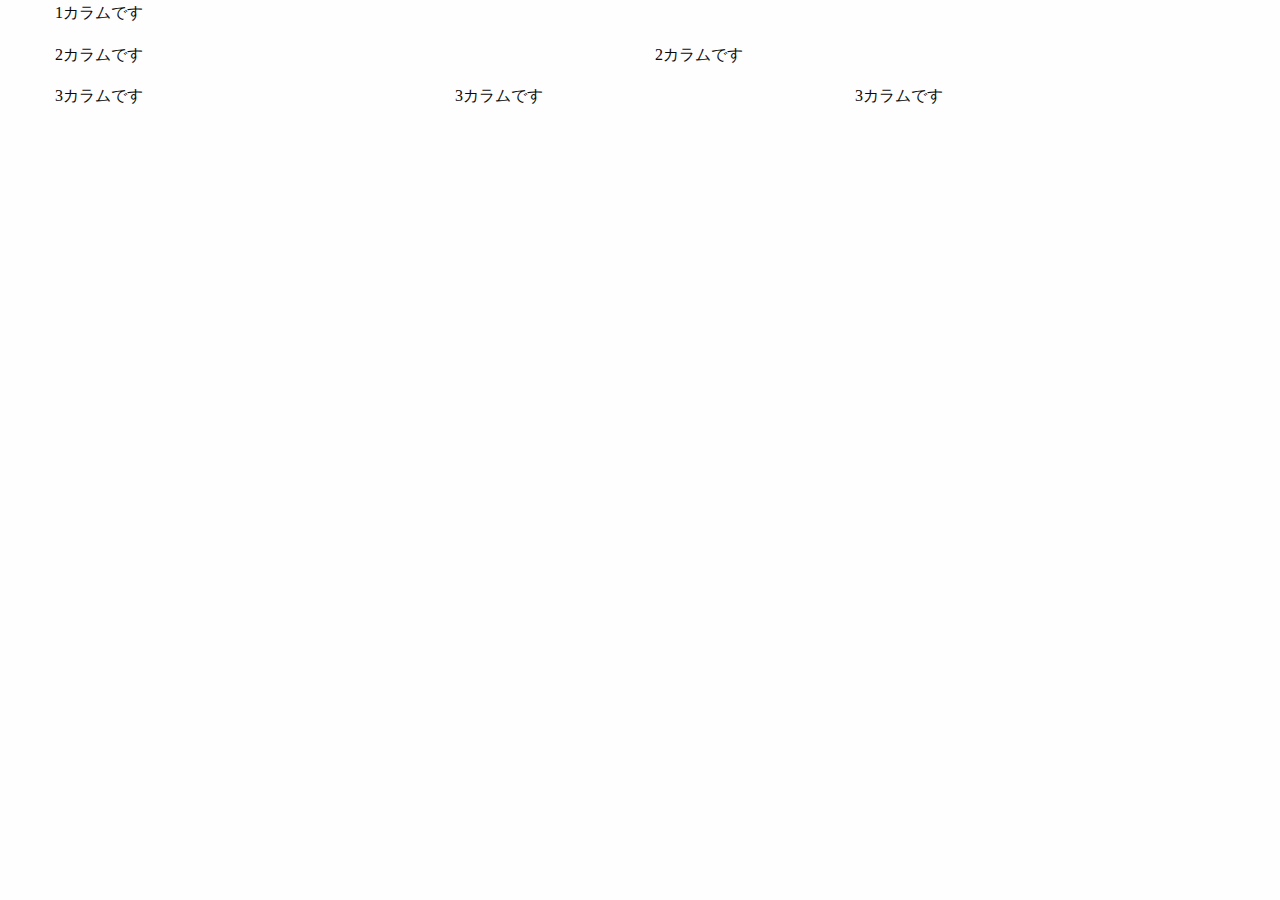
<file: test.html>
<!DOCTYPE html>
<html lang="en">

<head>
    <meta charset="UTF-8">
    <meta name="viewport" content="width=device-width, initial-scale=1.0">
    <link rel="stylesheet" href="css/foundation.css">
    <link rel="stylesheet" href="css/app.css">
    <title>Document</title>
</head>

<body>
    <div class="grid-container">

        <div class="grid-x grid-padding-x test_01">
            <div class="large-12 cell"><p>1カラムです</p></div>
        </div>

        <div class="grid-x grid-padding-x test_02">
            <div class="large-6 cell"><p class="test_02_01">2カラムです</p></div>
            <div class="large-6 cell"><p class="test_02_02">2カラムです</p></div>

        </div>

        <div class="grid-x grid-padding-x test_03">
            <div class="large-4 cell"><p class="test_03_01">3カラムです</p></div>
            <div class="large-4 cell"><p class="test_03_02">3カラムです</p></div>
            <div class="large-4 cell"><p class="test_03_03">3カラムです</p></div>
        </div>





    </div>



</body>

</html>
</file>
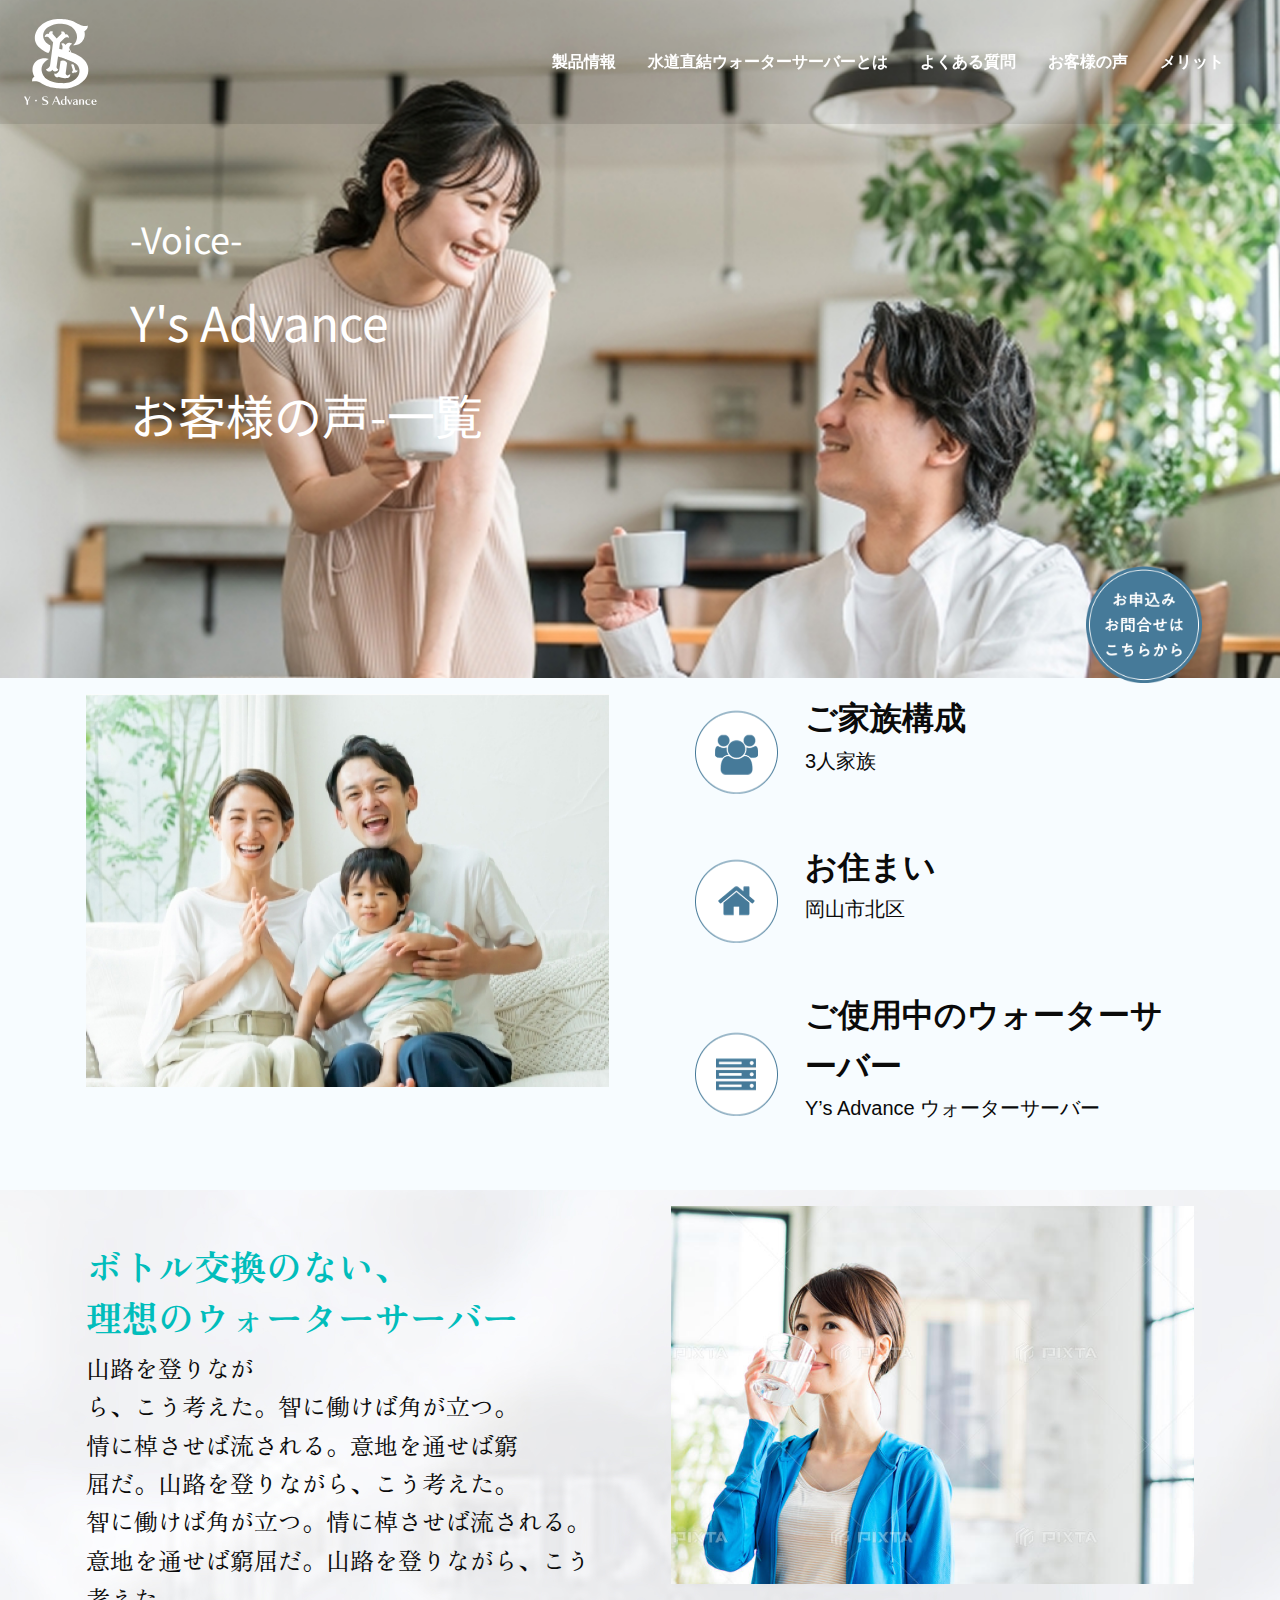
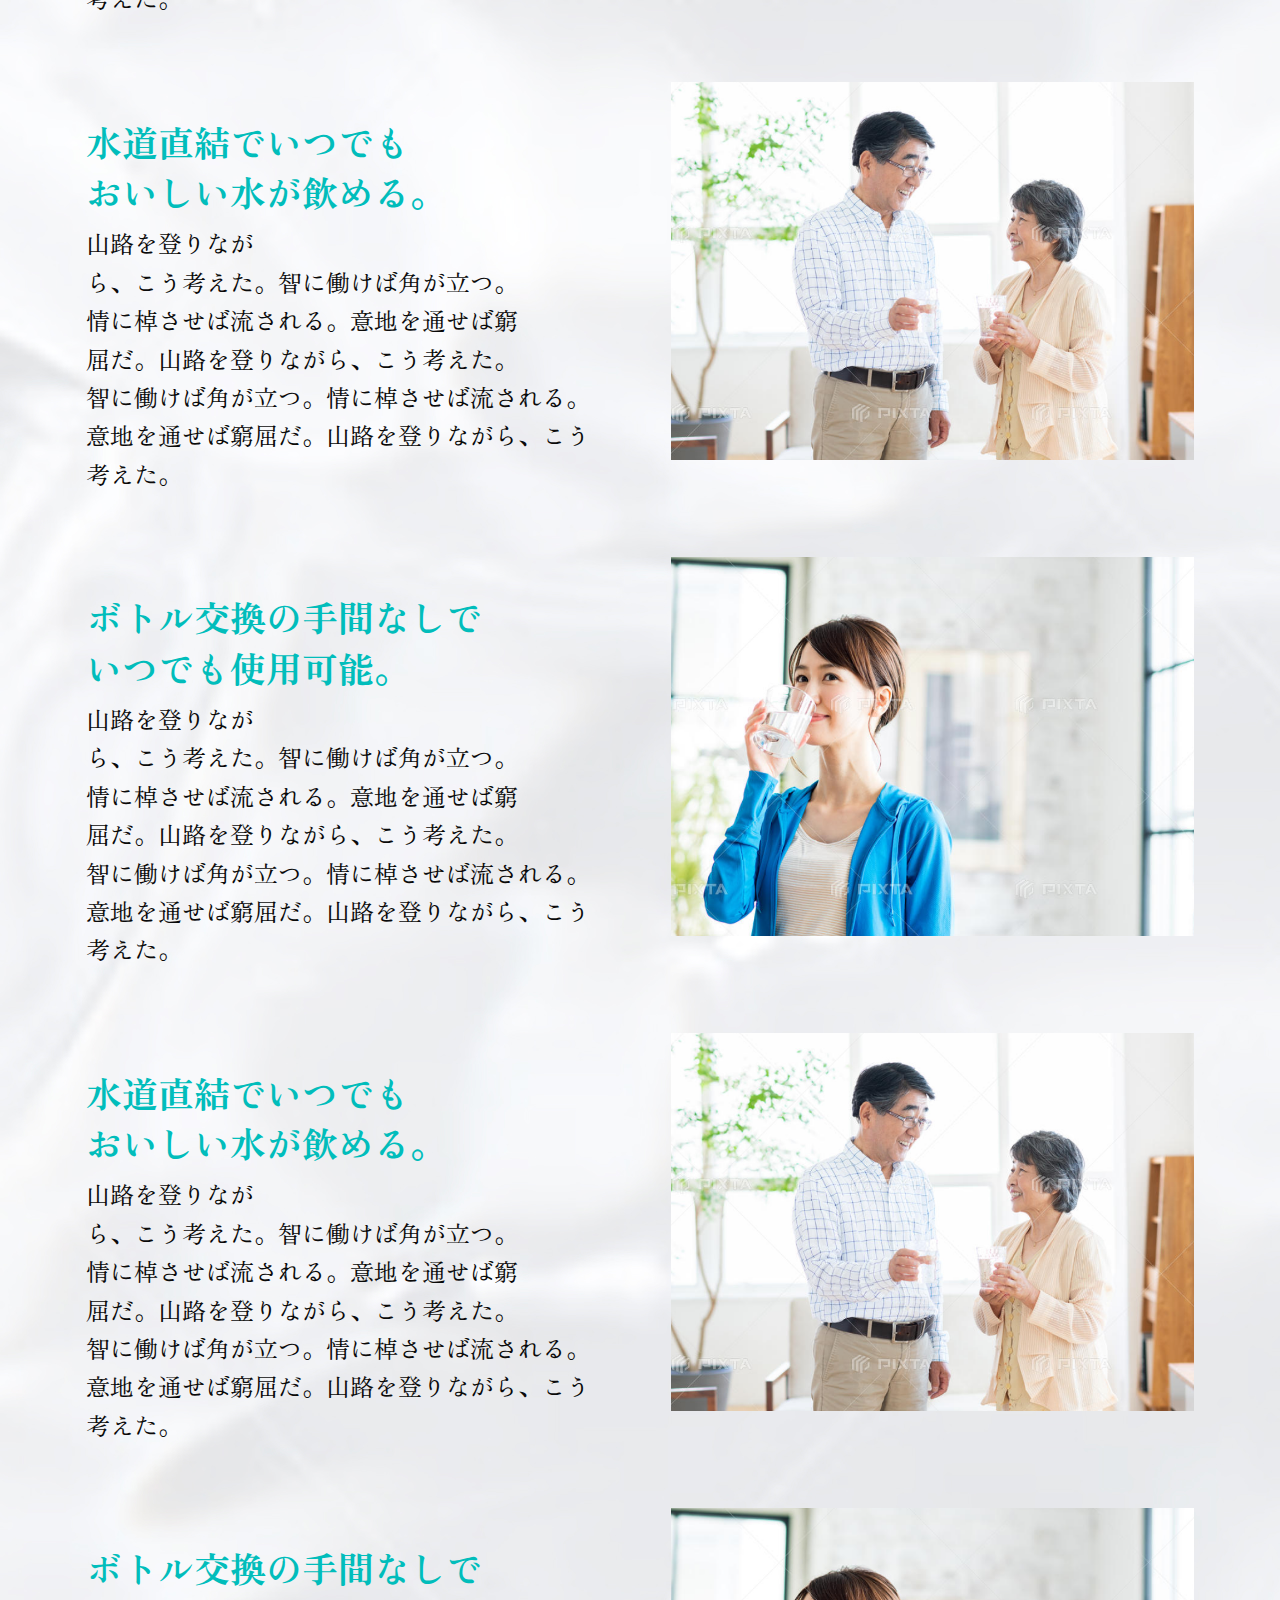
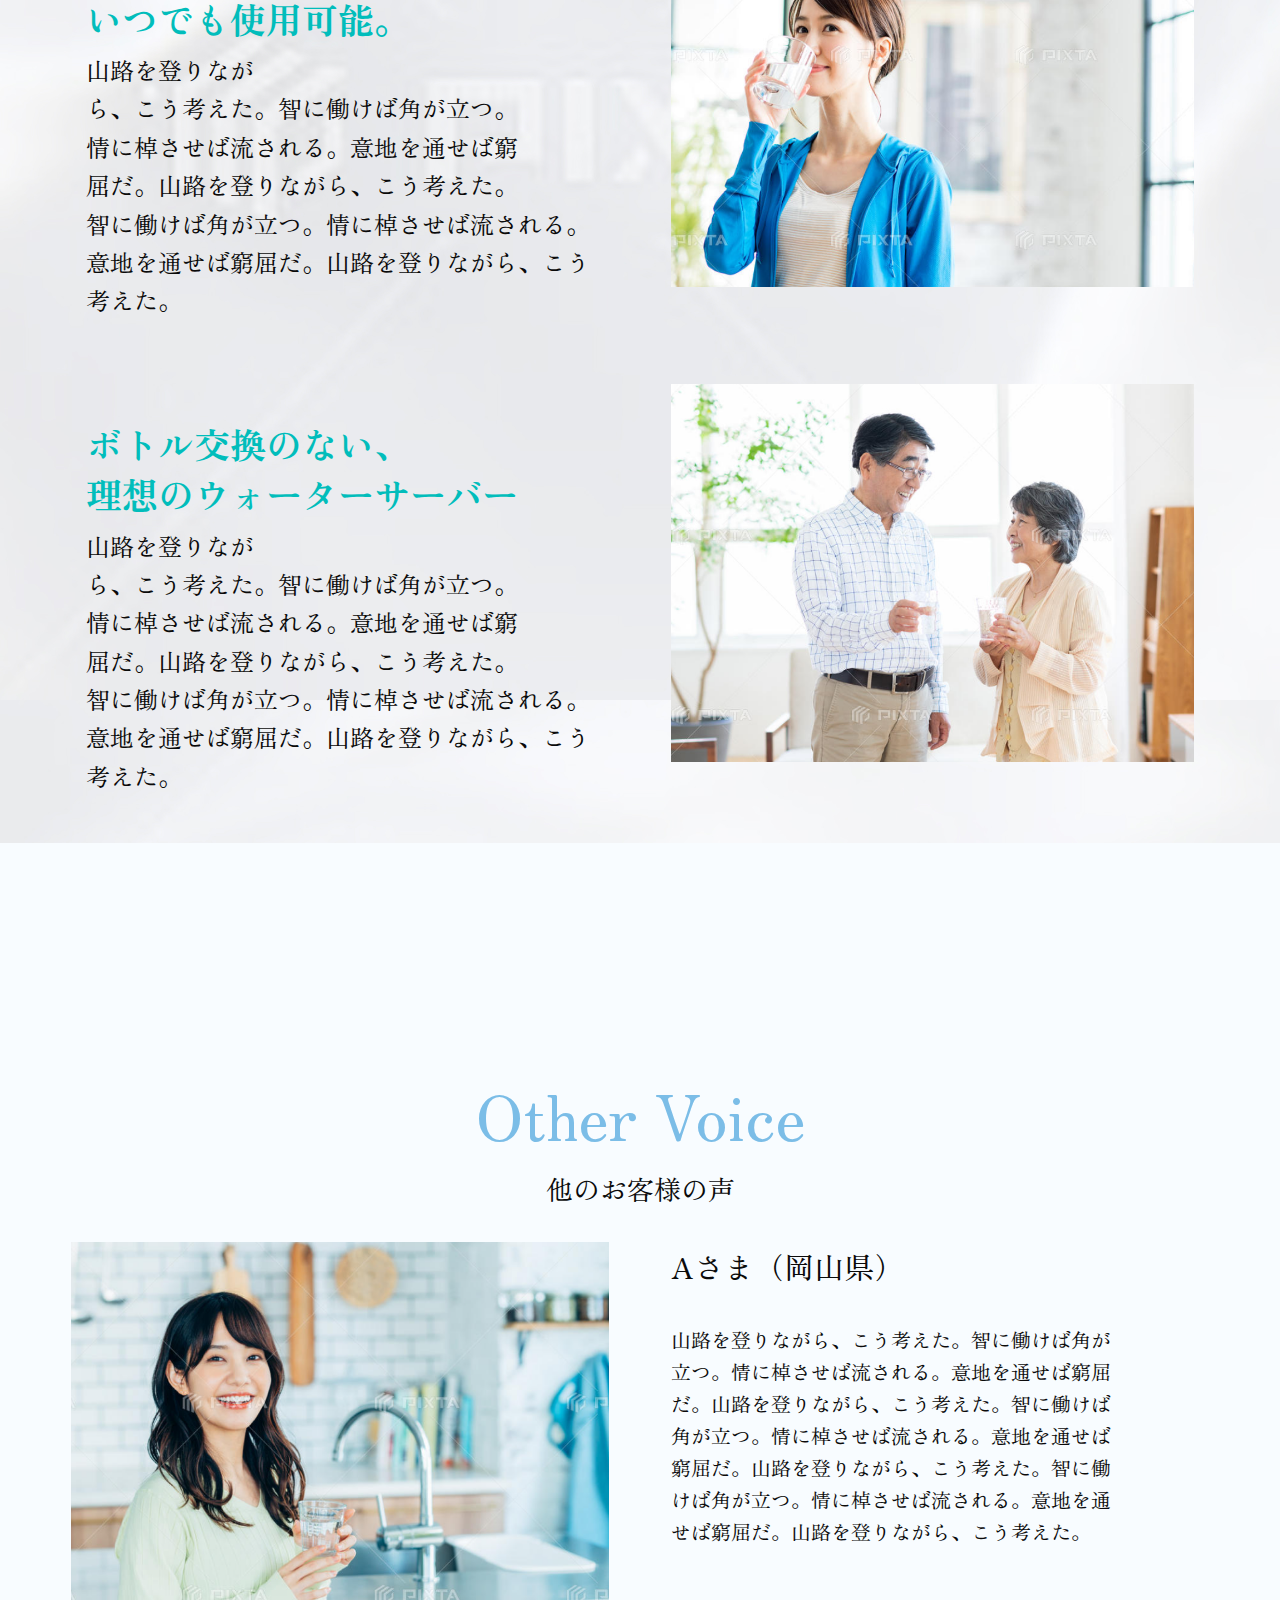
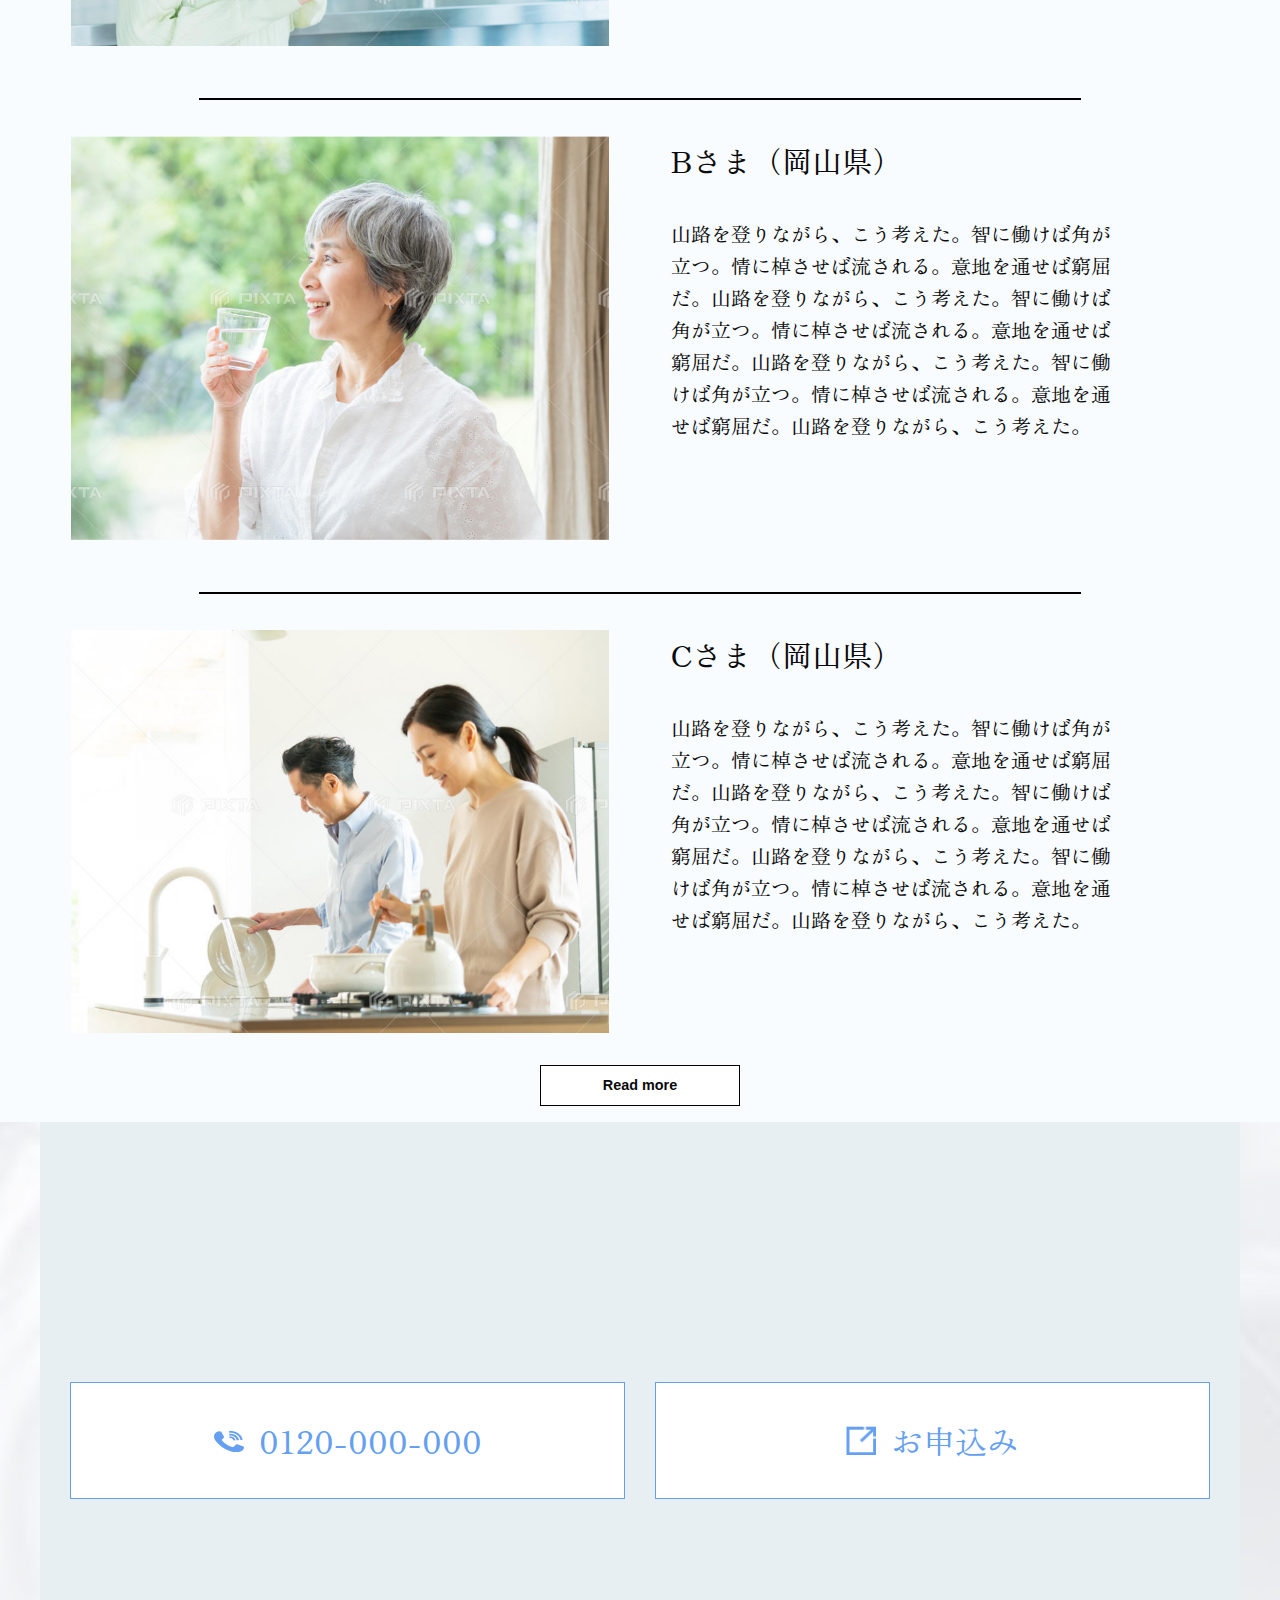
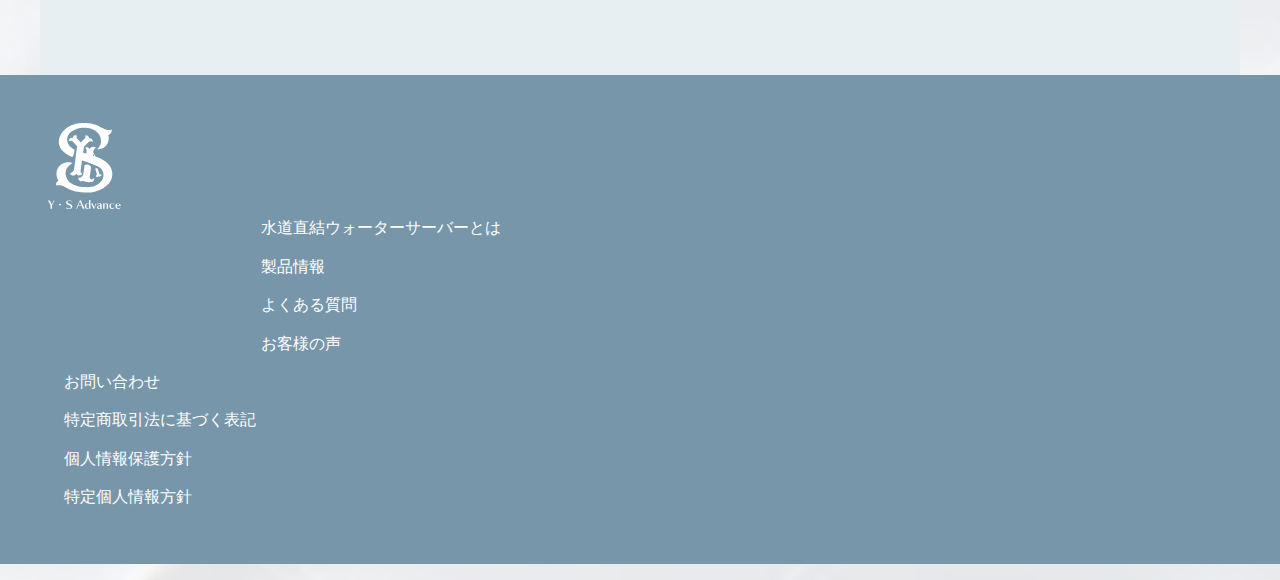
<file: voice-detail.html>
<!doctype html>
<html class="no-js" lang="en" dir="ltr">

<head>
    <meta charset="utf-8">
    <meta http-equiv="x-ua-compatible" content="ie=edge">
    <meta name="viewport" content="width=device-width, initial-scale=1.0">
    <title>Foundation for Sites</title>
    <link rel="stylesheet" href="css/foundation.css">
    <link rel="stylesheet" href="css/voice.css">
    <link rel="stylesheet" href="css/voice-detail.css">
    <link rel="stylesheet" href="https://dhbhdrzi4tiry.cloudfront.net/cdn/sites/foundation.min.css">
    <link rel="preconnect" href="https://fonts.googleapis.com">
    <link rel="preconnect" href="https://fonts.gstatic.com" crossorigin>
    <link
        href="https://fonts.googleapis.com/css2?family=Josefin+Slab:ital@0;1&family=Noto+Sans+JP:wght@100..900&family=Noto+Sans+KR:wght@100..900&family=Zen+Old+Mincho&display=swap"
        rel="stylesheet">
    <!-- スワイパー -->
    <link rel="stylesheet" href="https://cdn.jsdelivr.net/npm/swiper@11/swiper-bundle.min.css" />
    <script src="https://cdn.jsdelivr.net/npm/swiper@11/swiper-bundle.min.js"></script>
</head>

<body id="voice-detail">








    <section class="mv">
        <div class="top-bar">
            <div class="top-bar-left">
                <ul class="menu">
                    <li class="menu-text"><img src="/img/logo.svg" alt=""></li>

                </ul>
            </div>
            <div class="top-bar-right">
                <ul class="menu">
                    <li><a href="#">製品情報</a></li>
                    <li><a href="#">水道直結ウォーターサーバーとは</a></li>
                    <li><a href="#">よくある質問</a></li>
                    <li><a href="#">お客様の声</a></li>
                    <li><a href="#">メリット</a></li>

                </ul>

            </div>
        </div>

        <div class="mv__ttl">
            <p class="ttl_sub">-Voice-</p>
            <p>Y's Advance</p>
            <p>お客様の声-一覧</p>
        </div>

        <div class="primary callout">
            <img src="img/mv_cta.png" alt="">
        </div>
    </section>



    <!-- ここからメイン -->

    <div class="grid-x grid-padding-x grid-container kazoku full">
        <div class="grid-x grid-padding-x grid-container kazoku">

        <div class="large-6 medium-6 cell">
            <div class="primary callout">
                <img src="img/voice_kazoku.jpg" alt="">
            </div>
        </div>
        <div class="large-6 medium-6 cell">
                <ul class="kazoku__list">
                    <li class="kazoku__item"><span>ご家族構成</span><span>3人家族</span></li>
                    <li class="kazoku__item"><span>お住まい</span><span>岡山市北区</span></li>
                    <li class="kazoku__item"><span>ご使用中のウォーターサーバー</span><span>Y’s Advance ウォーターサーバー</span></li>
                </ul>
            </div>
    </div>    </div>


    








    


    


    <section class="voice">
        <div class="grid-x grid-padding-x grid-container">
            <div class="large-6 medium-6 cell">
                <div class="primary callout">
                    <div class="large-12 medium-6 cell voice__txt">


                        <!-- <img src="img/chigai.png" alt=""> -->

                        <div class="voice__box">
                            <h2 class="voice__ttl">ボトル交換のない、<br>
                                理想のウォーターサーバー</h2>
                            <p class="voice__txt">山路を登りなが<br>
                                ら、こう考えた。智に働けば角が立つ。<br>
                                情に棹させば流される。意地を通せば窮<br>
                                屈だ。山路を登りながら、こう考えた。<br>
                                智に働けば角が立つ。情に棹させば流される。<br>
                                意地を通せば窮屈だ。山路を登りながら、こう考えた。</p>



                        </div>

                    </div>
                </div>
            </div>

            <div class="large-6 medium-6 cell">
                <div class="primary callout">
                    <img src="img/merit01.png" alt="">
                </div>
            </div>


        </div>

        </div>

    </section>

    <section class="voice">
        <div class="grid-x grid-padding-x grid-container">
            <div class="large-6 medium-6 cell">
                <div class="primary callout">
                    <div class="large-12 medium-6 cell voice__txt">


                        <!-- <img src="img/chigai.png" alt=""> -->

                        <div class="voice__box">
                            <h2 class="voice__ttl">水道直結でいつでも<br>
                                おいしい水が飲める。</h2>
                            <p class="voice__txt">山路を登りなが<br>
                                ら、こう考えた。智に働けば角が立つ。<br>
                                情に棹させば流される。意地を通せば窮<br>
                                屈だ。山路を登りながら、こう考えた。<br>
                                智に働けば角が立つ。情に棹させば流される。<br>
                                意地を通せば窮屈だ。山路を登りながら、こう考えた。</p>



                        </div>

                    </div>
                </div>
            </div>

            <div class="large-6 medium-6 cell">
                <div class="primary callout">
                    <img src="img/merit02.png" alt="">
                </div>
            </div>


        </div>

        </div>

    </section>

    <section class="voice">
        <div class="grid-x grid-padding-x grid-container">
            <div class="large-6 medium-6 cell">
                <div class="primary callout">
                    <div class="large-12 medium-6 cell voice__txt">


                        <!-- <img src="img/chigai.png" alt=""> -->

                        <div class="voice__box">
                            <h2 class="voice__ttl">ボトル交換の手間なしで<br>
                                いつでも使用可能。</h2>
                            <p class="voice__txt">山路を登りなが<br>
                                ら、こう考えた。智に働けば角が立つ。<br>
                                情に棹させば流される。意地を通せば窮<br>
                                屈だ。山路を登りながら、こう考えた。<br>
                                智に働けば角が立つ。情に棹させば流される。<br>
                                意地を通せば窮屈だ。山路を登りながら、こう考えた。</p>



                        </div>

                    </div>
                </div>
            </div>

            <div class="large-6 medium-6 cell">
                <div class="primary callout">
                    <img src="img/merit01.png" alt="">
                </div>
            </div>


        </div>

        </div>

    </section>

    <section class="voice">
        <div class="grid-x grid-padding-x grid-container">
            <div class="large-6 medium-6 cell">
                <div class="primary callout">
                    <div class="large-12 medium-6 cell voice__txt">


                        <!-- <img src="img/chigai.png" alt=""> -->

                        <div class="voice__box">
                            <h2 class="voice__ttl">水道直結でいつでも<br>
                                おいしい水が飲める。</h2>
                            <p class="voice__txt">山路を登りなが<br>
                                ら、こう考えた。智に働けば角が立つ。<br>
                                情に棹させば流される。意地を通せば窮<br>
                                屈だ。山路を登りながら、こう考えた。<br>
                                智に働けば角が立つ。情に棹させば流される。<br>
                                意地を通せば窮屈だ。山路を登りながら、こう考えた。</p>



                        </div>

                    </div>
                </div>
            </div>

            <div class="large-6 medium-6 cell">
                <div class="primary callout">
                    <img src="img/merit02.png" alt="">
                </div>
            </div>


        </div>

        </div>

    </section>

    <section class="voice">
        <div class="grid-x grid-padding-x grid-container">
            <div class="large-6 medium-6 cell">
                <div class="primary callout">
                    <div class="large-12 medium-6 cell voice__txt">


                        <!-- <img src="img/chigai.png" alt=""> -->

                        <div class="voice__box">
                            <h2 class="voice__ttl">ボトル交換の手間なしで<br>
                                いつでも使用可能。</h2>
                            <p class="voice__txt">山路を登りなが<br>
                                ら、こう考えた。智に働けば角が立つ。<br>
                                情に棹させば流される。意地を通せば窮<br>
                                屈だ。山路を登りながら、こう考えた。<br>
                                智に働けば角が立つ。情に棹させば流される。<br>
                                意地を通せば窮屈だ。山路を登りながら、こう考えた。</p>



                        </div>

                    </div>
                </div>
            </div>

            <div class="large-6 medium-6 cell">
                <div class="primary callout">
                    <img src="img/merit01.png" alt="">
                </div>
            </div>


        </div>

        </div>

    </section>

    <section class="voice">
        <div class="grid-x grid-padding-x grid-container">
            <div class="large-6 medium-6 cell">
                <div class="primary callout">
                    <div class="large-12 medium-6 cell voice__txt">


                        <!-- <img src="img/chigai.png" alt=""> -->

                        <div class="voice__box">
                            <h2 class="voice__ttl">ボトル交換のない、<br>
                                理想のウォーターサーバー</h2>
                            <p class="voice__txt">山路を登りなが<br>
                                ら、こう考えた。智に働けば角が立つ。<br>
                                情に棹させば流される。意地を通せば窮<br>
                                屈だ。山路を登りながら、こう考えた。<br>
                                智に働けば角が立つ。情に棹させば流される。<br>
                                意地を通せば窮屈だ。山路を登りながら、こう考えた。</p>



                        </div>

                    </div>
                </div>
            </div>

            <div class="large-6 medium-6 cell">
                <div class="primary callout">
                    <img src="img/merit02.png" alt="">
                </div>
            </div>


        </div>

        </div>

    </section>




    


    



    <section class="customer grid-container full">
        <div class="grid-container">
            <h2 class="sec_ttl">Other Voice</h2>
            <p>他のお客様の声</p>
            <div class="grid-x grid-padding-x customer_ttl">
                <div class="large-6 medium-6 cell">
                    <div class="primary callout customer__img">
                        <img src="img/customer01.png" alt="">
                    </div>
                </div>
                <div class="large-6 medium-6 cell">
                    <div class="primary callout">
                        <p class="customer__txt">Aさま（岡山県）</p>
                        <p class="customer__voice">山路を登りながら、こう考えた。智に働けば角が<br>
                            立つ。情に棹させば流される。意地を通せば窮屈<br>
                            だ。山路を登りながら、こう考えた。智に働けば<br>
                            角が立つ。情に棹させば流される。意地を通せば<br>
                            窮屈だ。山路を登りながら、こう考えた。智に働<br>
                            けば角が立つ。情に棹させば流される。意地を通<br>
                            せば窮屈だ。山路を登りながら、こう考えた。</p>
                    </div>
                </div>
            </div>

            <hr class="border-line">

            <div class="grid-x grid-padding-x">
                <div class="large-6 medium-6 cell">
                    <div class="primary callout customer__img">
                        <img src="img/customer02.png" alt="">
                    </div>
                </div>
                <div class="large-6 medium-6 cell">
                    <div class="primary callout">
                        <p class="customer__txt">Bさま（岡山県）</p>
                        <p class="customer__voice">山路を登りながら、こう考えた。智に働けば角が<br>
                            立つ。情に棹させば流される。意地を通せば窮屈<br>
                            だ。山路を登りながら、こう考えた。智に働けば<br>
                            角が立つ。情に棹させば流される。意地を通せば<br>
                            窮屈だ。山路を登りながら、こう考えた。智に働<br>
                            けば角が立つ。情に棹させば流される。意地を通<br>
                            せば窮屈だ。山路を登りながら、こう考えた。</p>
                    </div>
                </div>
            </div>

            <hr class="border-line">

            <div class="grid-x grid-padding-x">
                <div class="large-6 medium-6 cell">
                    <div class="primary callout life__img">
                        <img src="img/customer03.png" alt="">
                    </div>
                </div>
                <div class="large-6 medium-6 cell">
                    <div class="primary callout">
                        <p class="customer__txt">Cさま（岡山県）</p>
                        <p class="customer__voice">山路を登りながら、こう考えた。智に働けば角が<br>
                            立つ。情に棹させば流される。意地を通せば窮屈<br>
                            だ。山路を登りながら、こう考えた。智に働けば<br>
                            角が立つ。情に棹させば流される。意地を通せば<br>
                            窮屈だ。山路を登りながら、こう考えた。智に働<br>
                            けば角が立つ。情に棹させば流される。意地を通<br>
                            せば窮屈だ。山路を登りながら、こう考えた。</p>

                    </div>
                </div>
            </div>
        </div>
        <div class="button-container">
            <a href="#" class="button" style="color: black;">Read more</a>
        </div>
    </section>





    <!-- <section class="insta grid-container">
        <h2 class="sec_ttl">Instagram</h2>
        <p class="insta_sub">インスタグラム</p>
        <div class="grid-x grid-padding-x">
            <div class="large-4 medium-4 small-4 cell">
                <div class="primary callout">
                    <img src="img/instabox.png" alt="">
                </div>
            </div>
            <div class="large-4 medium-4 small-4 cell">
                <div class="primary callout">
                    <img src="img/instabox.png" alt="">
                </div>
            </div>
            <div class="large-4 medium-4 small-4 cell">
                <div class="primary callout">
                    <img src="img/instabox.png" alt="">
                </div>
            </div>
        </div>
    </section> -->

    <!-- <div class="button-container">
        <a href="#" class="button" style="color: black;">Read more</a>
    </div> -->


    <div class="grid-x grid-padding-x cta cta_btn grid-container">
        <div class="large-6 medium-6 cell">
            <div class="primary callout tel">
                <p>0120-000-000</p>
            </div>
        </div>
        <div class="large-6 medium-6 cell">
            <div class="primary callout contact">
                <p>お申込み</p>
            </div>
        </div>
    </div>

    <!-- <a href="#" class="button">Read more</a>
    <div class="grid-x grid-padding-x cta">
      <div class="large-6 medium-6 cell">
        <div class="primary callout">
          <p>0120-000-000</p>
        </div>
      </div>
      <div class="large-6 medium-6 cell">
        <div class="primary callout">
          <p>お申込み</p>
        </div>
      </div>
    </div>
   -->
    <!-- ここまでメイン -->

    </div>


    <div class="callout large secondary">
        <div class="row">
            <div class="large-4 columns">
                <img src="img/logo.svg" alt="">
            </div>
            <div class="large-3 large-offset-2 columns">
                <ul class="menu vertical">
                    <li><a href="#">水道直結ウォーターサーバーとは</a></li>
                    <li><a href="#">製品情報</a></li>
                    <li><a href="#">よくある質問</a></li>
                    <li><a href="#">お客様の声</a></li>
                </ul>
            </div>
            <div class="large-3 columns">
                <ul class="menu vertical">
                    <li><a href="#">お問い合わせ</a></li>
                    <li><a href="#">特定商取引法に基づく表記</a></li>
                    <li><a href="#">個人情報保護方針</a></li>
                    <li><a href="#">特定個人情報方針</a></li>
                </ul>
            </div>
        </div>
    </div>

    <!-- スワイパーテスト -->
    <!-- <div class="swiper">
        <div class="swiper-wrapper">
          <div class="swiper-slide">
            <img
                 src="https://junpei-sugiyama.com/wp-content/uploads/2021/01/dog01.jpg"
                 alt=""
                 />
          </div>
          <div class="swiper-slide">
            <img
                 src="https://junpei-sugiyama.com/wp-content/uploads/2021/01/dog02.jpg"
                 alt=""
                 />
          </div>
          <div class="swiper-slide">
            <img
                 src="https://junpei-sugiyama.com/wp-content/uploads/2021/01/dog03.jpg"
                 alt=""
                 />
          </div><div class="swiper-slide">
            <img
                 src="https://junpei-sugiyama.com/wp-content/uploads/2021/01/dog03.jpg"
                 alt=""
                 />
          </div><div class="swiper-slide">
            <img
                 src="https://junpei-sugiyama.com/wp-content/uploads/2021/01/dog03.jpg"
                 alt=""
                 />
          </div><div class="swiper-slide">
            <img
                 src="https://junpei-sugiyama.com/wp-content/uploads/2021/01/dog03.jpg"
                 alt=""
                 />
          </div>
        </div>
      </div> -->
</file>
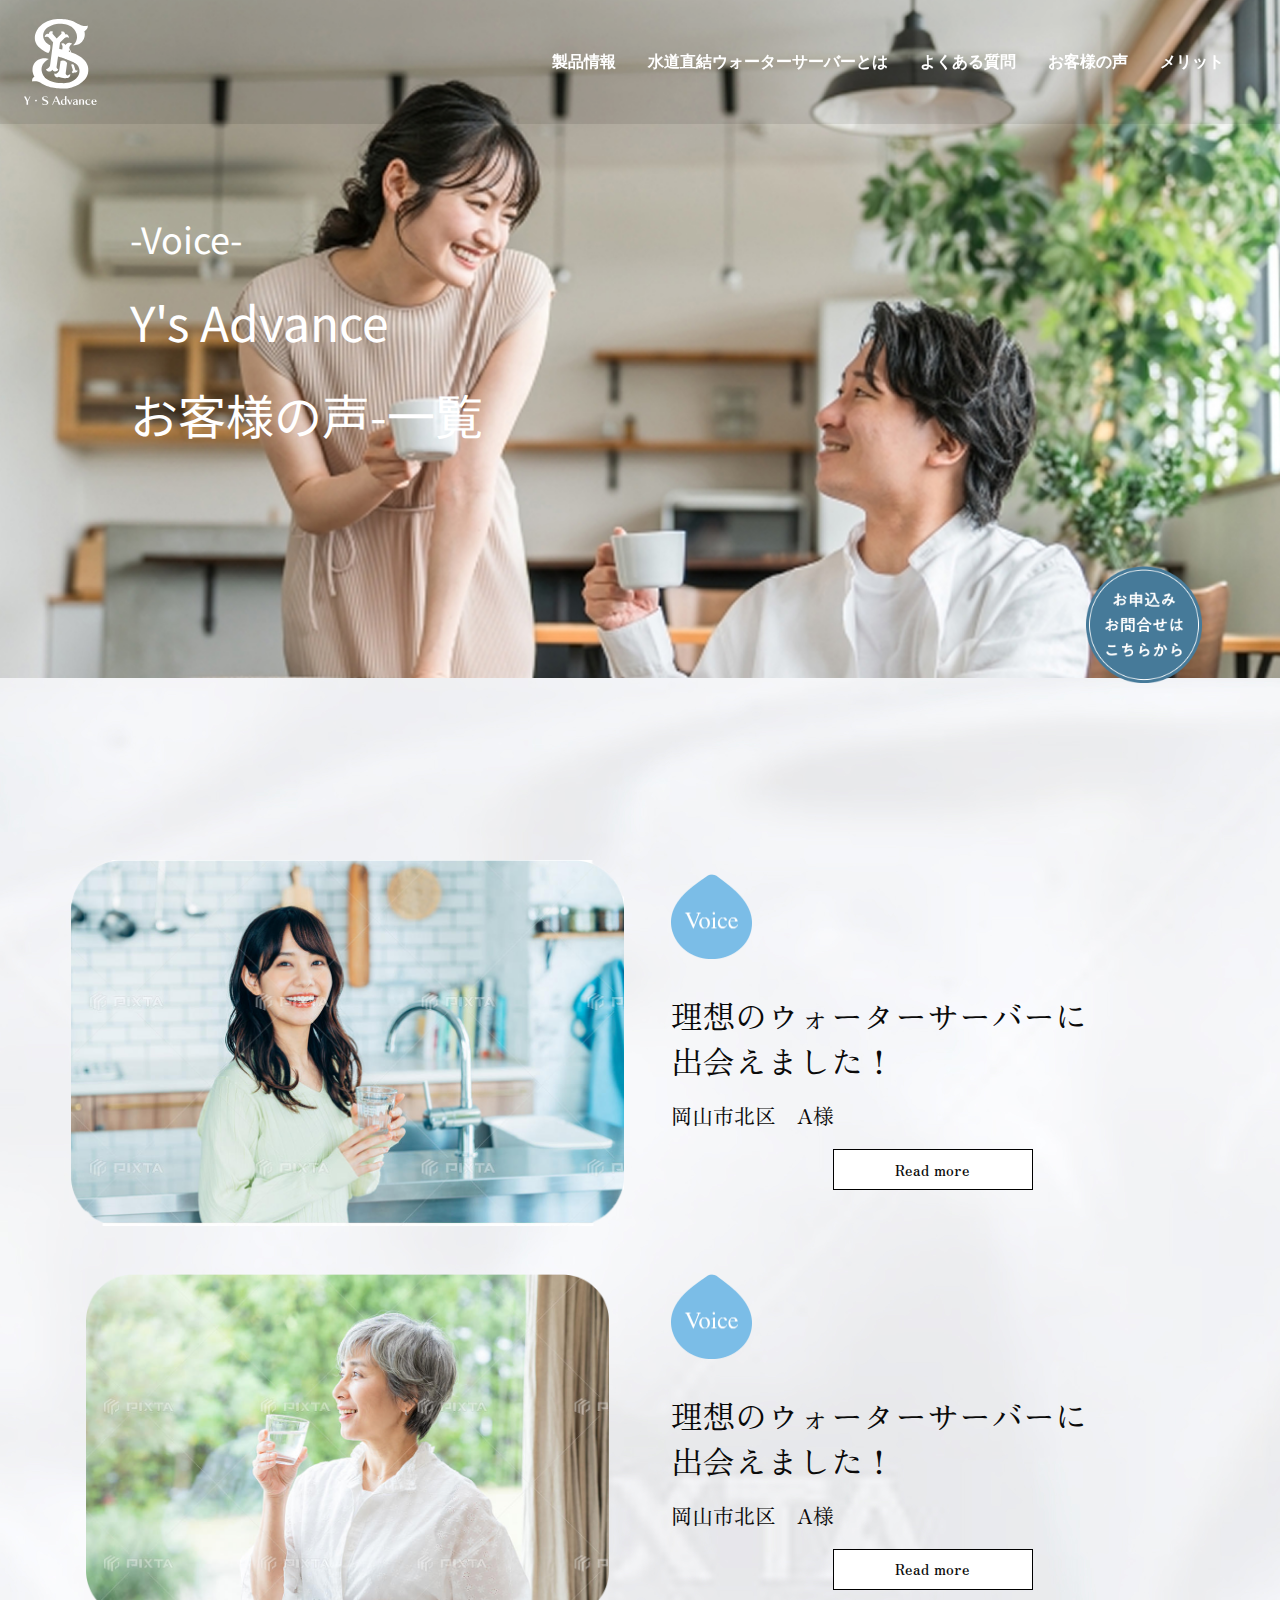
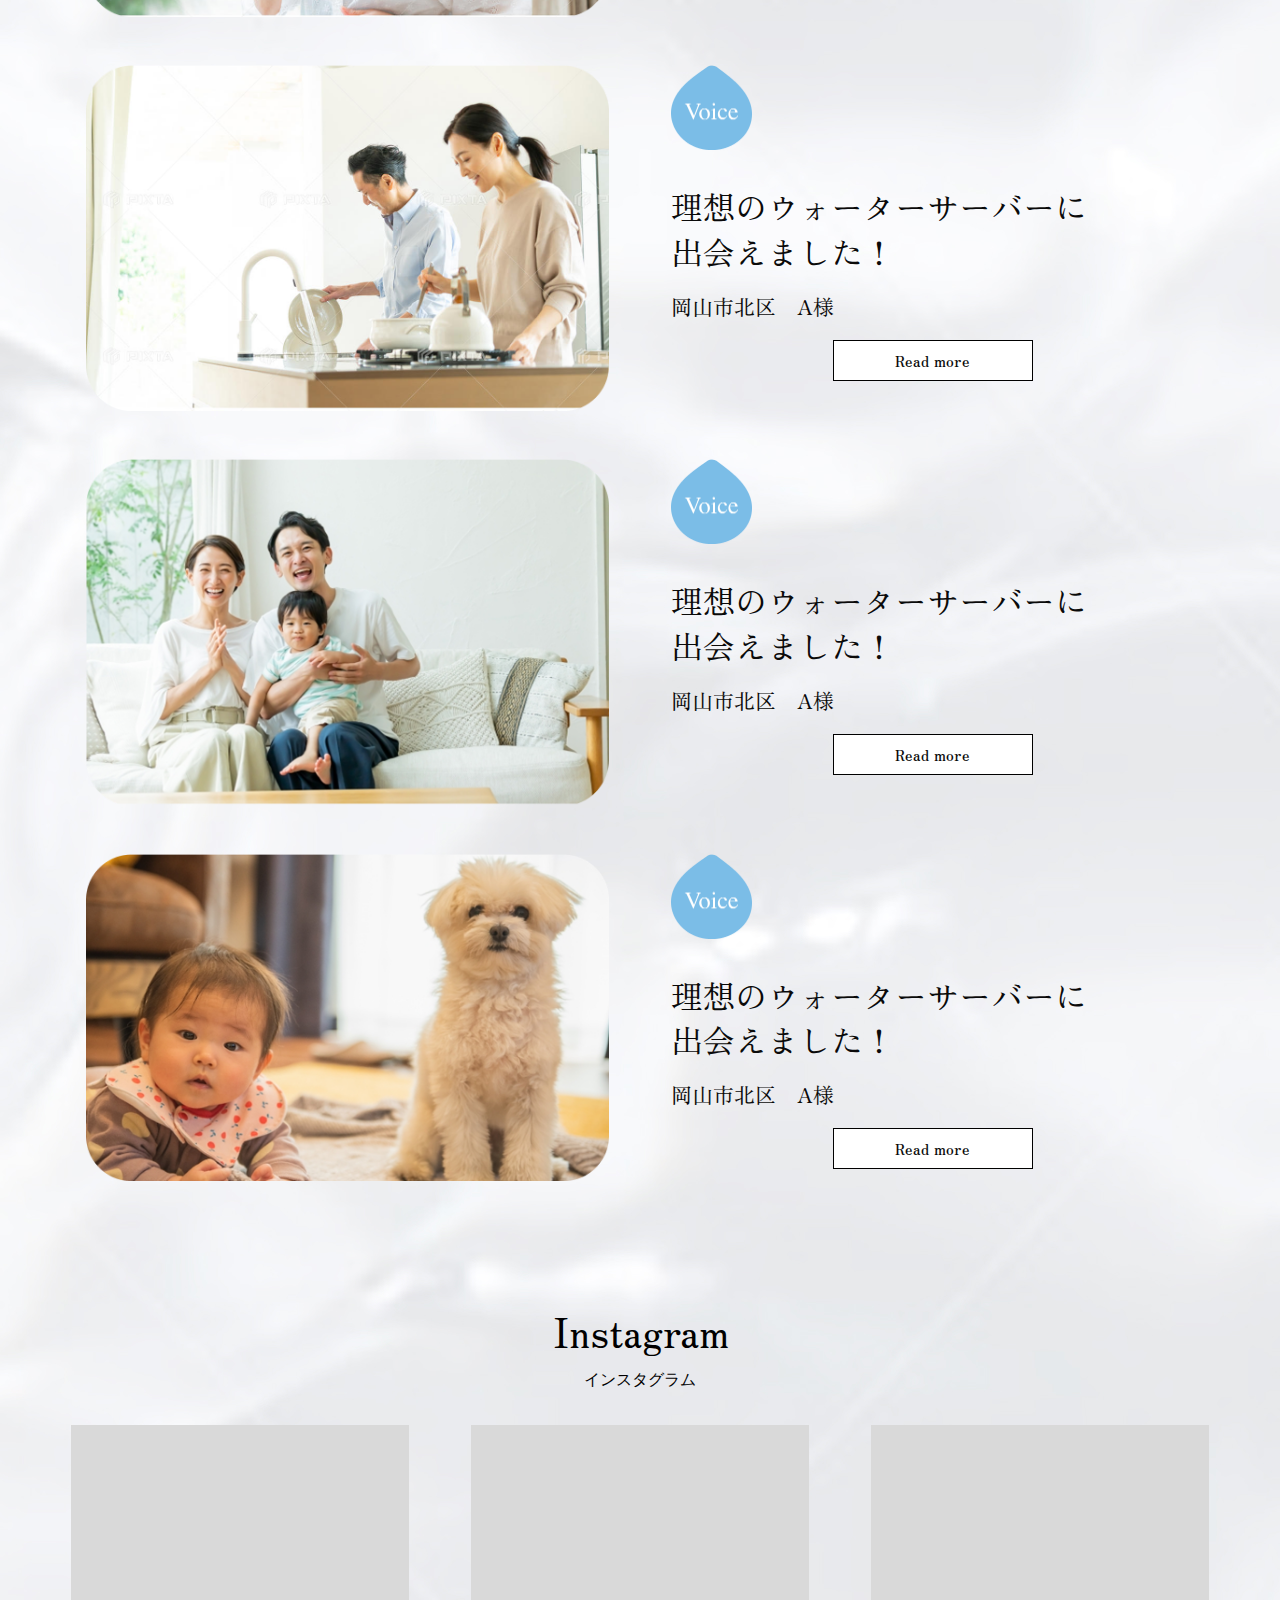
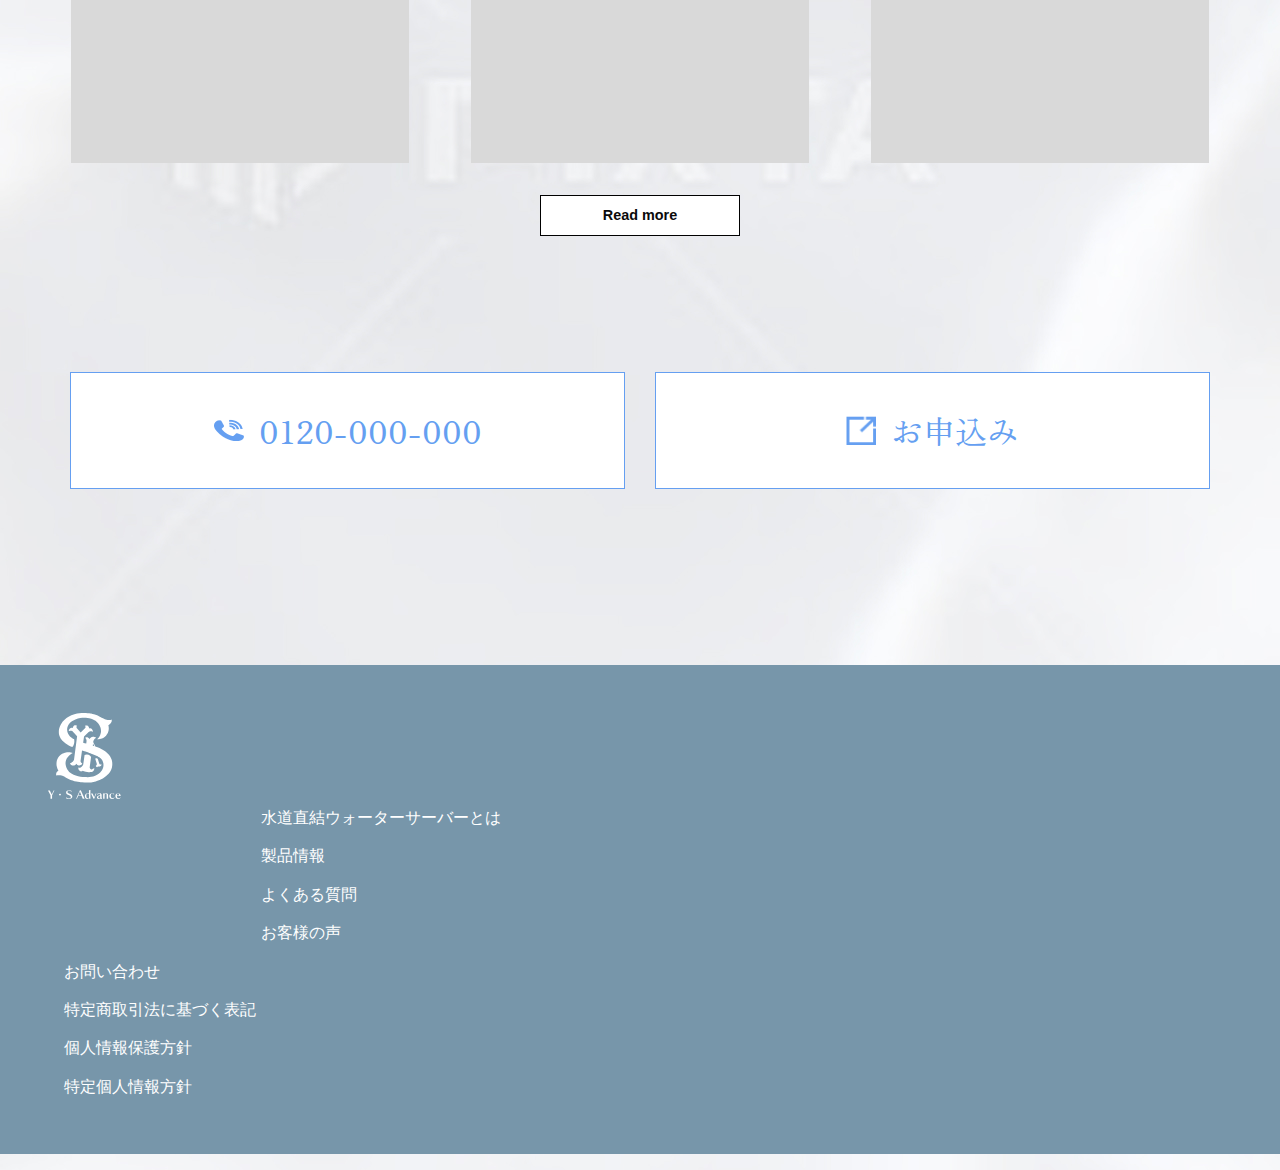
<file: voice.html>
<!doctype html>
<html class="no-js" lang="en" dir="ltr">

<head>
  <meta charset="utf-8">
  <meta http-equiv="x-ua-compatible" content="ie=edge">
  <meta name="viewport" content="width=device-width, initial-scale=1.0">
  <title>Foundation for Sites</title>
  <link rel="stylesheet" href="css/foundation.css">
  <link rel="stylesheet" href="css/voice.css">
  <link rel="stylesheet" href="https://dhbhdrzi4tiry.cloudfront.net/cdn/sites/foundation.min.css">
  <link rel="preconnect" href="https://fonts.googleapis.com">
  <link rel="preconnect" href="https://fonts.gstatic.com" crossorigin>
  <link href="https://fonts.googleapis.com/css2?family=Josefin+Slab:ital@0;1&family=Noto+Sans+JP:wght@100..900&family=Noto+Sans+KR:wght@100..900&family=Zen+Old+Mincho&display=swap" rel="stylesheet">
  <!-- スワイパー -->
  <link rel="stylesheet" href="https://cdn.jsdelivr.net/npm/swiper@11/swiper-bundle.min.css" />
  <script src="https://cdn.jsdelivr.net/npm/swiper@11/swiper-bundle.min.js"></script>
</head>

<body>








  <section class="mv">
    <div class="top-bar">
      <div class="top-bar-left">
        <ul class="menu">
          <li class="menu-text"><img src="/img/logo.svg" alt=""></li>

        </ul>
      </div>
      <div class="top-bar-right">
        <ul class="menu">
          <li><a href="#">製品情報</a></li>
          <li><a href="#">水道直結ウォーターサーバーとは</a></li>
          <li><a href="#">よくある質問</a></li>
          <li><a href="#">お客様の声</a></li>
          <li><a href="#">メリット</a></li>

        </ul>
      
      </div>
    </div>

    <div class="mv__ttl">
      <p class="ttl_sub">-Voice-</p>
      <p>Y's Advance</p>
      <p>お客様の声-一覧</p>
    </div>
    
 <div class="primary callout">
          <img src="img/mv_cta.png" alt="">
        </div>   
  </section>



  <!-- ここからメイン -->








    <section class="voice">
      <div class="grid-x grid-padding-x grid-container">
        <div class="large-6 medium-6 voice_top">
          <div class="primary callout">
            <img src="img/voice_01.png" alt="">
          </div>
        </div>
        <div class="large-6 medium-6 cell voice_top_img">
          <div class="primary callout">
            <div class="large-12 medium-6 cell voice__txt">


      
              <div class="voice__box">
<img src="img/voice_icn.png" alt="" class="voice_icn"> 
               <h2 class="voice__ttl">理想のウォーターサーバーに<br>
                出会えました！</p>
                <p class="voice__txt">岡山市北区　A様</p>

                <div class="button-container voice_sec">
                  <a href="#" class="button" style="color: black;">Read more</a>
                </div>

              </div>
      
            </div>          </div>
        </div>
      </div>

      </div>
        
    </section>


    <section class="voice">
      <div class="grid-x grid-padding-x grid-container">
        <div class="large-6 medium-6 cell">
          <div class="primary callout">
            <img src="img/voice_02.png" alt="">
          </div>
        </div>
        <div class="large-6 medium-6 cell">
          <div class="primary callout">
            <div class="large-12 medium-6 cell voice__txt">


              <!-- <img src="img/chigai.png" alt=""> -->
      
              <div class="voice__box">
<img src="img/voice_icn.png" alt="" class="voice_icn"> 
               <h2 class="voice__ttl">理想のウォーターサーバーに<br>
                出会えました！</p>
                <p class="voice__txt">岡山市北区　A様</p>

                <div class="button-container voice_sec">
                  <a href="#" class="button" style="color: black;">Read more</a>
                </div>

              </div>
      
            </div>          </div>
        </div>
      </div>

      </div>
        
    </section>


    <section class="voice">
      <div class="grid-x grid-padding-x grid-container">
        <div class="large-6 medium-6 cell">
          <div class="primary callout">
            <img src="img/voice_03.png" alt="">
          </div>
        </div>
        <div class="large-6 medium-6 cell">
          <div class="primary callout">
            <div class="large-12 medium-6 cell voice__txt">


              <!-- <img src="img/chigai.png" alt=""> -->
      
              <div class="voice__box">
<img src="img/voice_icn.png" alt="" class="voice_icn"> 
               <h2 class="voice__ttl">理想のウォーターサーバーに<br>
                出会えました！</p>
                <p class="voice__txt">岡山市北区　A様</p>

                <div class="button-container voice_sec">
                  <a href="#" class="button" style="color: black;">Read more</a>
                </div>

              </div>
      
            </div>          </div>
        </div>
      </div>

      </div>
        
    </section>


    <section class="voice">
      <div class="grid-x grid-padding-x grid-container">
        <div class="large-6 medium-6 cell">
          <div class="primary callout">
            <img src="img/voice_04.png" alt="">
          </div>
        </div>
        <div class="large-6 medium-6 cell">
          <div class="primary callout">
            <div class="large-12 medium-6 cell voice__txt">


              <!-- <img src="img/chigai.png" alt=""> -->
      
              <div class="voice__box">
<img src="img/voice_icn.png" alt="" class="voice_icn"> 
               <h2 class="voice__ttl">理想のウォーターサーバーに<br>
                出会えました！</p>
                <p class="voice__txt">岡山市北区　A様</p>

                <div class="button-container voice_sec">
                  <a href="#" class="button" style="color: black;">Read more</a>
                </div>

              </div>
      
            </div>          </div>
        </div>
      </div>

      </div>
        
    </section>


    <section class="voice">
      <div class="grid-x grid-padding-x grid-container">
        <div class="large-6 medium-6 cell">
          <div class="primary callout">
            <img src="img/voice_05.png" alt="">
          </div>
        </div>
        <div class="large-6 medium-6 cell">
          <div class="primary callout">
            <div class="large-12 medium-6 cell voice__txt">


              <!-- <img src="img/chigai.png" alt=""> -->
      
              <div class="voice__box">
<img src="img/voice_icn.png" alt="" class="voice_icn"> 
               <h2 class="voice__ttl">理想のウォーターサーバーに<br>
                出会えました！</p>
                <p class="voice__txt">岡山市北区　A様</p>

                <div class="button-container voice_sec">
                  <a href="#" class="button" style="color: black;">Read more</a>
                </div>

              </div>
      
            </div>          </div>
        </div>
      </div>

      </div>
        
    </section>





    <section class="insta grid-container">
      <h2 class="sec_ttl">Instagram</h2>
      <p class="insta_sub">インスタグラム</p>
      <div class="grid-x grid-padding-x">
        <div class="large-4 medium-4 small-4 cell">
          <div class="primary callout">
            <img src="img/instabox.png" alt="">
          </div>
        </div>
        <div class="large-4 medium-4 small-4 cell">
          <div class="primary callout">
            <img src="img/instabox.png" alt="">
          </div>
        </div>
        <div class="large-4 medium-4 small-4 cell">
          <div class="primary callout">
            <img src="img/instabox.png" alt="">
          </div>
        </div>
      </div>
    </section>

    <div class="button-container">
      <a href="#" class="button" style="color: black;">Read more</a>
    </div>


    <div class="grid-x grid-padding-x cta cta_btn grid-container">
      <div class="large-6 medium-6 cell">
        <div class="primary callout tel">
          <p>0120-000-000</p>
        </div>
      </div>
      <div class="large-6 medium-6 cell">
        <div class="primary callout contact">
          <p>お申込み</p>
        </div>
      </div>
    </div>

    <!-- <a href="#" class="button">Read more</a>
    <div class="grid-x grid-padding-x cta">
      <div class="large-6 medium-6 cell">
        <div class="primary callout">
          <p>0120-000-000</p>
        </div>
      </div>
      <div class="large-6 medium-6 cell">
        <div class="primary callout">
          <p>お申込み</p>
        </div>
      </div>
    </div>
   -->
    <!-- ここまでメイン -->

  </div>


  <div class="callout large secondary">
    <div class="row">
      <div class="large-4 columns">
        <img src="img/logo.svg" alt="">
      </div>
      <div class="large-3 large-offset-2 columns">
        <ul class="menu vertical">
          <li><a href="#">水道直結ウォーターサーバーとは</a></li>
          <li><a href="#">製品情報</a></li>
          <li><a href="#">よくある質問</a></li>
          <li><a href="#">お客様の声</a></li>
        </ul>
      </div>
      <div class="large-3 columns">
        <ul class="menu vertical">
          <li><a href="#">お問い合わせ</a></li>
          <li><a href="#">特定商取引法に基づく表記</a></li>
          <li><a href="#">個人情報保護方針</a></li>
          <li><a href="#">特定個人情報方針</a></li>
        </ul>
      </div>
    </div>
  </div>

  <!-- スワイパーテスト -->
  <!-- <div class="swiper">
        <div class="swiper-wrapper">
          <div class="swiper-slide">
            <img
                 src="https://junpei-sugiyama.com/wp-content/uploads/2021/01/dog01.jpg"
                 alt=""
                 />
          </div>
          <div class="swiper-slide">
            <img
                 src="https://junpei-sugiyama.com/wp-content/uploads/2021/01/dog02.jpg"
                 alt=""
                 />
          </div>
          <div class="swiper-slide">
            <img
                 src="https://junpei-sugiyama.com/wp-content/uploads/2021/01/dog03.jpg"
                 alt=""
                 />
          </div><div class="swiper-slide">
            <img
                 src="https://junpei-sugiyama.com/wp-content/uploads/2021/01/dog03.jpg"
                 alt=""
                 />
          </div><div class="swiper-slide">
            <img
                 src="https://junpei-sugiyama.com/wp-content/uploads/2021/01/dog03.jpg"
                 alt=""
                 />
          </div><div class="swiper-slide">
            <img
                 src="https://junpei-sugiyama.com/wp-content/uploads/2021/01/dog03.jpg"
                 alt=""
                 />
          </div>
        </div>
      </div> -->
</file>
<file: css/app.css>
.callout.primary {
    background-color: transparent !important;
}

.callout {
    border: none !important;
}


/* 共通 */
body{

    font-family: "Zen Old Mincho", serif !important;

}

.sec_ttl {
    text-align: center;
    color: #7BBDE7;
    font-family: "Zen Old Mincho", serif !important;
    /* padding-bottom: 110px; */
}

a {
    color: inherit !important;
}

h2{
    font-size: 64px;
    padding-bottom: 45px;
}




.mv {

    background: url(../img/mv_pc.jpg) !important;
    background-position: center left;
    background-size: cover !important;
    background-repeat: no-repeat !important;
    height: 53vw;
    position: relative;
}



.top-bar {
    background-color: rgba(1, 1, 1, 0.09) !important;
    position: fixed; /* ヘッダーを固定 */
    width: 100%;
    z-index: 100; /* 他の要素よりも前面に表示 */
}

.top-bar ul {
    background: none !important;
}

.top-bar-right .menu {
    color: #fff !important;
    font-weight: bold;
    font-size: 1.4em;
}



.mv .grid-x {
    /* background: skyblue; */
    width: 90%;
    position: absolute;
    right: 80px;
    bottom: -200px;
    display: flex;
    align-items: center;
    justify-content: space-around;
}

.mv .primary p,.mv .primary h1 {
    background: #fff;
}

.mv_title {
    color: #78BAE2;
    font-size: 64px;
    font-family: "Zen Old Mincho", serif;
    width: fit-content;


}

.mv_subtitle {
    font-size: 24px;
    display: inline-block;
}

.mv p {
    font-family: "Zen Old Mincho", serif;

}

.top_btn{
right: 0;
height: 148px;

}
.top_btn img{
    position: fixed;
    width: 148px;
    bottom: 10em;
    z-index: 100;
}

/* .server_img{
    left: -60%;

} */


.disk {
    background: url(../img/desk_back.jpg) !important;
    padding-top: 220px;
    padding-bottom: 202px;

}

.disk .grid-x {
    padding-top: 74px;

}

.disk h3 {
    color: #7BBDE7;
    font-size: 36px;
    font-family: "Zen Old Mincho", serif;

}

.disk h4 {
    color: #000;
    font-size: 24px;
    padding-top: 31px;
    font-family: "Zen Old Mincho", serif;

}

.disk p {
    font-size: 18px;
    padding-top: 13px;
    font-family: "Zen Old Mincho", serif;

}

.disk .right {
    /* background-color: palevioletred; */
    padding-top: 40px;
}

.disk__server {
    /* background-color: #7BBDE7; */
    margin-top: 20px;
    padding-left: 20px;
}

.disk__server .grid-x {
    width: 80%;
}

.server__txt {
    display: flex;
    align-items: end;
    padding-left: 50px !important;
}

.cta_btn {
    /* background-color: yellow; */
    padding-top: 80px;
    font-family: "Zen Old Mincho", serif;
    font-size: 32px;
    margin-top: -140px;
}

.cta_btn p {

    color: #659FF1;
    background: pink;
    display: inline-block;
    padding-left: 45px;
    background-size: 30px;
    background-position: left center;

}

.tel p {
    /* background: red; */
    background: url(../img/ico_tell.png)no-repeat;
    background-size: 30px;
    background-position: left center;

}

.contact p {
    /* background: red; */
    background: url(../img/ico_link.png)no-repeat;
    background-size: 30px;
    background-position: left center;

}


.chigai {
    padding: 64px 0 41px;
    background-color: #F8FCFF;
}

.chigai .grid-x {}


.chigai__txt {
    background: #fff;
    align-items: center;

}

.chigai__box {
    position: relative;
    /* padding-bottom: 100px; */
    display: flex;
    flex-direction: column;
    justify-content: center;
    height: 370px;
}

.chigai__p{
    line-height: 2.3;
    font-family: "Zen Old Mincho", serif;

}


.chigai__box::after {
    content: "";
    background: red;
    width: 154px;
    height: 175px;
    display: block;
    position: absolute;
    right: 0;
    bottom: 21px;
    background: url(../img/chigai_img.png) top center/contain;
}

.large-12 .medium-6 .cell .chigai__txt {
    width: 300px;
    /* コンテナの幅 */
    height: 200px;
    /* コンテナの高さ */
}

img.chigai_img_02 {
    position: absolute;
    bottom: 10px;
    right: 40px;
    width: 153px;
    height: 200px;
}

.large-12.medium-6.cell.chigai__txt {
    position: relative;
    top: 72px;
}

.tigai__txt1 {
    color: #0087CC;
    font-size: 24px;
    font-weight: bold;
}

.tigai__txt2 {
    background-color: #E6F7FF;
    padding: 10px 0;
    text-align: center;
    color: #0087CC;
    font-size: 22px;
    font-weight: bold;
}

.merit {
    padding-top: 193px;
    border-radius: 50px;
    position: relative;
}

.merit1 {
    padding: 0 10%;
    margin-top: 300px;
}

.primary.callout.merit1__img {
    padding-left: 77px;
}

.merit1::before {
    content: "";
    background: #F8FCFF;
    top: 440px;
    left: 0%;
    position: absolute;
    width: 100%;
    height: 90%;
    border-radius: 50px;
    z-index: -1;
}

.merit_01_ttl{
    padding-top: 247px;
    padding-bottom: 128px;
    text-align: center;
    font-family: "Zen Old Mincho", serif;
    font-size: 48px;
}




.primary.callout.merit1__img {
    height: auto;
    width: 725px;
    position: relative;
    left: -50%;

} 

.txt_center{
    display: flex;
    align-items: center;
}



.merit h2 {
    font-size: 48px;

}


.life {
    /* background-color: pink; */
    padding-top: 151px;
}

.life .life__txt1 {
    font-size: 48px;
    color: #C9BE90;

}

.life .life__txt2 {
    font-size: 48px !important;
    color: #01BDBB !important;
}

.life .life__txt3 {
    font-size: 48px;
    color: #EABAA7;
}

.life h2 {
    font-size: 64px;
}

.life p {
    font-size: 27px;
    /* font-family: "Zen Old Mincho", serif; */

}

.life__desk {
    font-size: 24px !important;
}

/* .primary .callout1{
    position: relative;

} */


.customer {
    /* padding-top: 226px; */
    background: #F8FCFF;
    margin-top: 100px;
    /* box-shadow: 0px 4px 4px 0px #00000040; */
}




.customer h2 {
    color: #01BDBB;
    font-size: 64px;
    padding-top: 100px;
}

.customer p {
    font-size: 27px;
    font-family: "Zen Old Mincho", serif;

}

.customer .customer__txt {
    text-align: left;
    font-size: 30px;
}

.customer .customer__voice {
    text-align: left;
    padding-top: 18px;
    font-size: 20px;
}


.border-line {
    width: 880px;
    border: 1px solid #000;
    /* ボーダーのスタイルを指定 */
    margin: 20px auto;
    /* 中央寄せと上下のマージン */
}


.faq {
    /* background-color: pink; */
    padding-top: 126px;
}
.qa-title{
    width: fit-content;
}
.ao{
    width: 70px;
    height: 70px;
    background-color: #79CFCF;
    color: #fff!important;
    margin-bottom: 0;
    display: flex;
    align-items: center;
    justify-content: center;
    font-size: 48px!important;
}



.accordion-title{
    padding: 0!important;
}
.insta {
    /* background-color: yellow; */
    padding-top: 78px;
}

.insta h2 {
    font-family: "Jacques Francois", sans-serif;
}


.cta_btn .tel {
    border: 1px #659FF1 solid !important;
    text-align: center;
    background-color: #fff !important;

}

.cta_btn .contact {
    border: 1px #659FF1 solid !important;
    text-align: center;
    background-color: #fff !important;
}

.cta_btn .callout {
    margin: 0 0 1rem;
    padding: 2rem;
}

.chigai h2 {
    color: #fff;
    background-color: #0087CC;
    padding: 10px 0;
    font-family: "Noto Sans JP", sans-serif !important;
}


.tigai__txt2 {
    background-color: #E6F7FF;
    padding: 10px 0;
    text-align: center;
    color: #0087CC;
}

.tigai__txt1 {
    color: #0087CC;
}

.chigai_img{
    border-radius: 20px;
}





.merit1__title:before {
    content: "";
    display: block;
    font-size: 14px;
    margin-bottom: 12px;
}

.merit1__title:after {
    content: "";
    display: block;
    margin-bottom: 12px;
    border-left: 1px solid #7BBDE7;
    width: 10px;
    height: 251px;
    position: absolute;
    top: 50%;
    left: -10px;
    transform: translate(0, -50%);
}

.merit1__title {
    padding-top: 89px;
    color: #7BBDE7;
    font-size: 200px;
    position: relative;
    font-family: "Zen Old Mincho", serif;
}

.merit1__img__1 {
    padding-top: 287px !important;
}

.merit1__txt {
    color: #7BBDE7;
    font-family: "Zen Old Mincho", serif;
    font-size: 36px;
}

.merit1__graph {
    text-align: center;
    padding-top: 108px;
    color: #7BBDE7;
    font-family: "Zen Old Mincho", serif;

}

.mirit1__graph__txt {
    padding-top: 25px;
    text-align: center;
    font-family: "Zen Old Mincho", serif;
    font-size: 24px;
    color: #000;
}

.graph__img {
    text-align: center;
    text-align: center;
    padding: 0 300px;
}

.merit2 {
    background: #F8FCFF;
}



.merit2__title:before {
    content: "メリット";
    display: block;
    font-size: 14px;
    margin-bottom: 12px;
}

/* .merit2__title:after {
    content: "";
    display: block;
    margin-bottom: 12px;
    border-left: 1px solid #7BBDE7;
    width: 10px;
    height: 251px;
    position: absolute;
    top: 50%;
    left: -10px;
    transform: translate(0, -50%);
} */

.merit2__title span{
    display: inline-block;
    position: relative;
    padding-right: 20px;
    margin-right: 30px;

}

.merit2__title span:after {
    content: "";
    display: block;
    margin-bottom: 12px;
    border-right: 1px solid #7BBDE7;
    width: 10px;
    height: 251px;
    position: absolute;
    top: 50%;
    right: 0;
    /* left: 276px; */
    transform: translate(0, -50%);
}

.merit2__title {
    padding-top: 117px;
    color: #7BBDE7;
    font-size: 200px;
    position: relative;
    font-family: "Zen Old Mincho", serif;
    display: flex;
    justify-content: end;
}

.merit2__title span{
    display: inline-block;
    position: relative;
    padding-right: 20px;
    margin-right: 30px;

}

.merit3__title span:after {
    content: "";
    display: block;
    margin-bottom: 12px;
    border-left: 1px solid #7BBDE7;
    width: 10px;
    height: 251px;
    position: absolute;
    top: 50%;
    left: -10px;
    transform: translate(0, -50%);
}




.merit_af{
    padding-bottom: 60px;
}

.merit_kitchen{

    padding-top: 100px;
}

.primary.callout.merit2__img {
    height: 425px;
    width: 725px;
    position: relative;
    left: -30%;
}

/* .merit2__img {
    padding-top: 253px !important;
} */

/* .merit_af{

    align-items: center;
} */

.merit2__txt {
    padding-top: 104px;
    color: #7BBDE7;
    font-size: 36px;
    font-family: "Zen Old Mincho", serif;

}


.merit3__title {
    color: #7BBDE7;
    font-size: 200px;
    position: relative;
    font-family: "Zen Old Mincho", serif;
}

.merit3__title:before {
    content: "メリット";
    display: block;
    font-size: 14px;
    margin-bottom: 12px;
}

.merit3__title:after {
    content: "";
    display: block;
    margin-bottom: 12px;
    border-left: 1px solid #7BBDE7;
    width: 10px;
    height: 251px;
    position: absolute;
    top: 50%;
    left: -10px;
    transform: translate(0, -50%);
}



.merit3__txt {

    color: #7BBDE7;
    font-size: 36px;
    font-family: "Zen Old Mincho", serif;

}

.life_ttl_sub {
    text-align: center;
}

.life .grid-x {
    border-radius: 50px;
    box-shadow: 0px 4px 4px 0px #00000040;
    margin-top: 45px;
}

/* .life .grid-x:not(:first-child){
    margin-top: 45px;
} */

/* life */
.life {}

.life__desk {
    border-left: 1px #000 solid;
    border-right: 1px #000 solid;
    display: inline-block;
    padding: 0 27px;
    text-align: center;
}

.life__item {}

.life__img {}

.life__txt {
    display: flex;
    justify-content: center;
    align-items: center;
}

.life__txt .primary {}

.life__ttl {
    display: flex;
    justify-content: center;
}

.life .grid-x:nth-of-type(1) {
    background-color: rgba(211, 202, 163, 0.15);}

.life .grid-x:nth-of-type(2) {
    background-color: rgba(187, 220, 220, 0.15);
    margin: auto;
    margin-right: 0;
    margin-top: 45px;
}

.life .grid-x:nth-of-type(3) {
    background-color: rgba(240, 214, 203, 0.15);
}



.customer p {
    text-align: center;
}

.customer_ttl{
    padding-top: 50px;
}



.faq_sub {
    text-align: center;
}

.faq p {
    color: #000;
    font-size: 27px;
    font-family: "Zen Old Mincho", serif !important;

}

.faq .faq_sub {
    font-size: 27px !important;
    font-family: "Zen Old Mincho", serif !important;

}

.faq a {
    color: #000;
    font-family: "Zen Old Mincho", serif !important;
    font-size: 27px;

}

.faq h2 {
    font-size: 64px;
}


.callout.secondary {
    background-color: #7796AA !important;
    width: 100% !important;
}

.callout.secondary a {
    color: #fff !important;
}

.merit1 .cell {
    padding: 0;
}

.callout.primary {
    background-color: #def0fc;
}


.insta h2 {
    text-align: center;
    color: #000;
}

.insta p {
    text-align: center;
    color: #000;
}

.button-container {
    text-align: center;

}

.button {
    /* その他のボタンのスタイル */
    background-color: white !important;
    border: 1px #000 solid !important;
    width: 200px;
    font-weight: bold;
}

ul.accordion {
    width: 100%;
    padding: 10px;
    /* background-color: #79CFCF; */
    border: none;
    text-align: left;
    cursor: pointer;
}


/* .zen-old-mincho-regular {
    
    font-weight: 400;
    font-style: normal;
  } */



/* スワイパー */
.swiper-slide img {
    height: auto;
    width: 100%;
}

.accordion {
    padding-top: 44px;
}


.button-container{
    padding-bottom: 138px;
}

.accordion-title{
    border: 1px solid #79CFCF;
}

.accordion-content{

    border: 1px solid #7BBDE7;

}

.merit01{
    color: #7BBDE7;
    position: relative;
}
.merit-ttl{
    padding-left:1em;
    border-left: solid 1px #7BBDE7;
}

.merit02 .merit-ttl{
    padding-left:1em;
    border-right: solid 1px #7BBDE7;
    border-left: none ;
    text-align: right;
    margin-top: 170px;
}


.merit-ttl h3{
    font-size: 30px;

}

.merit-ttl h2{
    font-size: 300px;
    line-height: 1;
    position: relative;
}

.merit3 h2{
    color: #7BBDE7;

}

.merit-ttl h2::before {
    content: "メリット";
    font-size: 30px;
    position: absolute;
    top: -30px;
}

.blue_bg::before {
    content: "";
        display: block;
        position: absolute;
        left: 10%;
        width: calc(80%);
        height: calc(100% - 415px);
        background: rgba(200, 237, 255, 0.15);
        transition: 1.2s;
        opacity: 0;
        transform: translateX(-80px);
        opacity: 1;
        transform: translateX(0);
        z-index: -1;
        top: 472px;
        border-radius: 50px;
    }

    .merit_txt{
        display: flex;
        align-items: center;
        justify-content: center;
        font-size: 36px;
    }

    section.merit02.blue_bg{
        color: #7BBDE7;
position: relative; 
    }

    section.merit02.blue_bg::before {
        height: 845px;
        top: 24px;
    }



    section.merit03.blue_bg{
position: relative;
    }


    section.merit03.blue_bg::before {
        color: #7BBDE7;
        height: 424px;
        top: 291px;
    }


/* .blue_bg:nth-child(2n){
        flex-wrap: wrap-reverse;

    } */
    .accordion-content {
  position: relative;
    }

    .accordion-content::before {
        content: "A";
        display: flex;
        background: #7BBDE7;
        width: 70px;
        height: 70px;
        position: absolute;
        left: -70px;
        top: 0;
        justify-content: center;
    align-items: center;
    font-size: 48px;
    color: #fff;
    }

    p.question {
        display: flex;
        align-items: center;
        margin: 0;
        padding-left: 20px;
    }
</file>
<file: css/voice.css>
.callout.primary {
    background-color: transparent !important;
}

.callout {
    border: none !important;
}

.mv .callout.primary {

    background: #def0fc;
    display: block;
    width: 148px;
    height: 148px;
    position: absolute;
    bottom: -20px;
    margin: 0;
    right: 62px;

}

.mv__ttl {

    height: 100%;
    display: flex;
    flex-direction: column;
    justify-content: center;
    padding-left: 130px;
    color: #fff;

}

.mv__ttl .ttl_sub{

    font-family: "Noto Sans JP", sans-serif;
    font-size: 36px;

}

.mv__ttl p{

    font-family: "Noto Sans JP", sans-serif !important;
    font-size: 48px;
 
}

/* 共通 */
.sec_ttl {
    text-align: center;
    color: #7BBDE7;
    font-family: "Zen Old Mincho", serif !important;

}

a {
    color: inherit !important;
}


.mv {

    background: url(../img/mv_voice.jpg) !important;
    background-position: center left;
    background-size: cover !important;
    background-repeat: no-repeat !important;
    height: 53vw;
    position: relative;
}



.top-bar {
    background-color: rgba(1, 1, 1, 0.09) !important;
}

.top-bar ul {
    background: none !important;
}

.top-bar-right .menu {
    color: #fff !important;
    font-weight: bold;
}



.mv .grid-x {
    /* background: skyblue; */
    width: 73%;
    position: absolute;
    right: 80px;
    bottom: -200px;
    display: flex;
    align-items: center;
    justify-content: space-around;
}

.mv .primary p {
    background: #fff;
}

.mv_title {
    color: #78BAE2;
    font-size: 42px;
    font-family: "Zen Old Mincho", serif;
    display: inline-block;

}

.mv_subtitle {
    font-size: 24px;
    display: inline-block;
}

.mv p {
    font-family: "Zen Old Mincho", serif;

}


.disk {
    background: url(../img/desk_back.jpg) !important;
    padding-top: 193px;
    padding-bottom: 202px;

}

.disk .grid-x {
    padding-top: 74px;

}

.disk h3 {
    color: #7BBDE7;
    font-size: 36px;
    font-family: "Zen Old Mincho", serif;

}

.disk h4 {
    color: #000;
    font-size: 24px;
    padding-top: 31px;
    font-family: "Zen Old Mincho", serif;

}

.disk p {
    font-size: 18px;
    padding-top: 13px;
    font-family: "Zen Old Mincho", serif;

}

.disk .right {
    /* background-color: palevioletred; */
    padding-top: 40px;
}

.disk__server {
    /* background-color: #7BBDE7; */
    margin-top: 20px;
    padding-left: 20px;
}

.disk__server .grid-x {
    width: 80%;
}

.server__txt {
    display: flex;
    align-items: end;
    padding-left: 50px !important;
}

.cta_btn {
    /* background-color: yellow; */
    padding-top: 80px;
    font-family: "Zen Old Mincho", serif;
    font-size: 32px;
    margin-top: -140px;
}

.cta_btn p {

    color: #659FF1;
    background: pink;
    display: inline-block;
    padding-left: 45px;
    background-size: 30px;
    background-position: left center;

}

.tel p {
    /* background: red; */
    background: url(../img/ico_tell.png)no-repeat;
    background-size: 30px;
    background-position: left center;

}

.contact p {
    /* background: red; */
    background: url(../img/ico_link.png)no-repeat;
    background-size: 30px;
    background-position: left center;

}


.chigai {
    padding: 64px 0 41px;
}

.chigai .grid-x {}


.chigai__txt {
    background: #fff;
    align-items: center;

}

.chigai__box {
    position: relative;
    /* padding-bottom: 100px; */
    display: flex;
    flex-direction: column;
    justify-content: center;
    height: 370px;
}

.chigai__p{
    line-height: 2.3;
    font-family: "Zen Old Mincho", serif;

}


.chigai__box::after {
    content: "";
    background: red;
    width: 154px;
    height: 175px;
    display: block;
    position: absolute;
    right: 0;
    bottom: 21px;
    background: url(../img/chigai_img.png) top center/contain;
}

.large-12 .medium-6 .cell .chigai__txt {
    position: relative;
    /* 相対位置指定 */
    width: 300px;
    /* コンテナの幅 */
    height: 200px;
    /* コンテナの高さ */
}

img.chigai_img_02 {
    position: absolute;
    bottom: 10px;
    right: 40px;
    width: 153px;
    height: 200px;
}

.large-12.medium-6.cell.chigai__txt {
    position: relative;
    top: 72px;
}

.tigai__txt1 {
    color: #0087CC;
    font-size: 24px;
    font-weight: bold;
}

.tigai__txt2 {
    background-color: #E6F7FF;
    padding: 10px 0;
    text-align: center;
    color: #0087CC;
    font-size: 22px;
    font-weight: bold;
}

.merit {
    padding-top: 193px;
    border-radius: 50px;
    position: relative;
}

.merit1::before {
    content: "";
    background: #F8FCFF;
    top: 440px;
    left: 0%;
    position: absolute;
    width: 100%;
    height: 100%;
    border-radius: 50px;
    z-index: -1;
}


.merit h2 {
    font-size: 48px;

}


.life {
    /* background-color: pink; */
    padding-top: 151px;
}

.life .life__txt1 {
    font-size: 48px;
    color: #C9BE90;

}

.life .life__txt2 {
    font-size: 48px !important;
    color: #01BDBB !important;
}

.life .life__txt3 {
    font-size: 48px;
    color: #EABAA7;
}

.life h2 {
    font-size: 64px;
}

.life p {
    font-size: 27px;
    /* font-family: "Zen Old Mincho", serif; */

}

.life__desk {
    font-size: 24px !important;
}

/* .primary .callout1{
    position: relative;

} */


.customer {
    padding-top: 226px;
    background: #F8FCFF;


}

.customer h2 {
    color: #01BDBB;
    font-size: 64px;
}

.customer p {
    font-size: 27px;
    font-family: "Zen Old Mincho", serif;

}

.customer .customer__txt {
    text-align: left;
    font-size: 30px;
}

.customer .customer__voice {
    text-align: left;
    padding-top: 18px;
    font-size: 20px;
}


.border-line {
    width: 880px;
    border: 1px solid #000;
    /* ボーダーのスタイルを指定 */
    margin: 20px auto;
    /* 中央寄せと上下のマージン */
}


.faq {
    /* background-color: pink; */
    padding-top: 126px;
}


.insta {
    /* background-color: yellow; */
    padding-top: 78px;
}

.insta h2 {
    font-family: "Jacques Francois", sans-serif;
}


.cta_btn .tel {
    border: 1px #659FF1 solid !important;
    text-align: center;
    background-color: #fff !important;

}

.cta_btn .contact {
    border: 1px #659FF1 solid !important;
    text-align: center;
    background-color: #fff !important;
}

.cta_btn .callout {
    margin: 0 0 1rem;
    padding: 2rem;
}

.cta_btn {
    padding-top: 260px;
    padding-bottom: 160px;
}

.chigai h2 {
    color: #fff;
    background-color: #0087CC;
    padding: 10px 0;
    font-family: "Noto Sans JP", sans-serif !important;
}

.chigai img {
    padding-top: 72px;
}

.tigai__txt2 {
    background-color: #E6F7FF;
    padding: 10px 0;
    text-align: center;
    color: #0087CC;
}

.tigai__txt1 {
    color: #0087CC;
}






.merit1__title:before {
    content: "メリット";
    display: block;
    font-size: 14px;
    margin-bottom: 12px;
}

.merit1__title:after {
    content: "";
    display: block;
    margin-bottom: 12px;
    border-left: 1px solid #7BBDE7;
    width: 10px;
    height: 251px;
    position: absolute;
    top: 50%;
    left: -10px;
    transform: translate(0, -50%);
}

.merit1__title {
    padding-top: 89px;
    color: #7BBDE7;
    font-size: 200px;
    position: relative;
    font-family: "Zen Old Mincho", serif;
}

.merit1__img__1 {
    padding-top: 287px !important;
}

.merit1__txt {
    color: #7BBDE7;
    font-family: "Zen Old Mincho", serif;
    font-size: 36px;
}

.accordion {
    text-align: center;
    padding-top: 108px;
    color: #7BBDE7;
    font-family: "Zen Old Mincho", serif;

}

.mirit1__graph__txt {
    padding-top: 25px;
    text-align: center;
    font-family: "Zen Old Mincho", serif;
    font-size: 24px;
    color: #000;
}

.graph__img {
    text-align: center;
    text-align: center;
    padding: 0 300px;
}




.merit2__title:before {
    content: "メリット";
    display: block;
    font-size: 14px;
    margin-bottom: 12px;
}

.merit2__title:after {
    content: "";
    display: block;
    margin-bottom: 12px;
    border-left: 1px solid #7BBDE7;
    width: 10px;
    height: 251px;
    position: absolute;
    top: 50%;
    left: -10px;
    transform: translate(0, -50%);
}



.merit2__title {
    padding-top: 117px;
    color: #7BBDE7;
    font-size: 200px;
    position: relative;
    font-family: "Zen Old Mincho", serif;
}

.merit2__img {
    padding-top: 253px !important;
}

.merit2__txt {
    padding-top: 104px;
    color: #7BBDE7;
    font-size: 36px;
    font-family: "Zen Old Mincho", serif;

}

.merit3__title {
    color: #7BBDE7;
    font-size: 200px;
    position: relative;
    font-family: "Zen Old Mincho", serif;
}

.merit3__title:before {
    content: "メリット";
    display: block;
    font-size: 14px;
    margin-bottom: 12px;
}

.merit3__title:after {
    content: "";
    display: block;
    margin-bottom: 12px;
    border-left: 1px solid #7BBDE7;
    width: 10px;
    height: 251px;
    position: absolute;
    top: 50%;
    left: -10px;
    transform: translate(0, -50%);
}



.merit3__txt {

    color: #7BBDE7;
    font-size: 36px;
    font-family: "Zen Old Mincho", serif;

}

.life_ttl_sub {
    text-align: center;
}

.life .grid-x {
    border-radius: 50px;
    box-shadow: 0px 4px 4px 0px #00000040;
    margin-top: 45px;
}

/* .life .grid-x:not(:first-child){
    margin-top: 45px;
} */

/* life */
.life {}

.life__desk {
    border-left: 1px #000 solid;
    border-right: 1px #000 solid;
    display: inline-block;
    padding: 0 27px;
    text-align: center;
}

.life__item {}

.life__img {}

.life__txt {
    display: flex;
    justify-content: center;
    align-items: center;
}

.life__txt .primary {}

.life__ttl {
    display: flex;
    justify-content: center;
}

.life .grid-x:nth-of-type(1) {
    background-color: #D3CAA3;
}

.life .grid-x:nth-of-type(2) {
    background-color: #BBDCDC;
}

.life .grid-x:nth-of-type(3) {
    background-color: #F0D6CB;
}



.customer p {
    text-align: center;
}



.faq p {
    text-align: center;
}

.faq p {
    color: #000;
    font-size: 27px;
    font-family: "Zen Old Mincho", serif !important;

}

.faq .faq_sub {
    font-size: 27px !important;
    font-family: "Zen Old Mincho", serif !important;

}

.faq a {
    color: #000;
    font-family: "Zen Old Mincho", serif !important;
    font-size: 27px;

}

.faq h2 {
    font-size: 64px;
}


.callout.secondary {
    background-color: #7796AA !important;
    width: 100% !important;
}

.callout.secondary a {
    color: #fff !important;
}

.merit1 .cell {
    padding: 0;
}

.callout.primary {
    background-color: #def0fc;
}


.insta h2 {
    text-align: center;
    color: #000;
}

.insta p {
    text-align: center;
    color: #000;
}

.button-container {
    text-align: center;

}

.button {
    /* その他のボタンのスタイル */
    background-color: white !important;
    border: 1px #000 solid !important;
    width: 200px;
    font-weight: bold;
}

ul.accordion {
    width: 100%;
    padding: 10px;
    background-color: #79CFCF;
    border: none;
    text-align: left;
    cursor: pointer;
}


/* .zen-old-mincho-regular {
    
    font-weight: 400;
    font-style: normal;
  } */



/* スワイパー */
.swiper-slide img {
    height: auto;
    width: 100%;
}

.accordion {
    padding-top: 44px;
}

h2.voice__ttl{
    font-size: 32px;
    font-family: "Zen Old Mincho", serif !important;
    padding-top: 34px;
}

p.voice__txt{
    font-size: 21px;
}



img.voice_icn {
    width: 81px;
    height: 85px;
}  


body {
    background: url(../img/desk_back.jpg) !important;

}

.voice_top{
    margin-top: 166px;
}

.voice_top_img{

    padding-top: 180px;

}
</file>
<file: css/voice-detail.css>
/* .callout.primary {
    background-color: transparent !important;
}

.callout {
    border: none !important;
}

.mv .callout.primary {

    background: #def0fc;
    display: block;
    width: 148px;
    height: 148px;
    position: absolute;
    bottom: -20px;
    margin: 0;
    right: 62px;

}

.mv__ttl {

    height: 100%;
    display: flex;
    flex-direction: column;
    justify-content: center;
    padding-left: 130px;
    color: #fff;

}

.mv__ttl .ttl_sub{

    font-family: "Noto Sans JP", sans-serif;
    font-size: 36px;

}

.mv__ttl p{

    font-family: "Noto Sans JP", sans-serif !important;
    font-size: 48px;
 
}

/* 共通 */
/* .sec_ttl {
    text-align: center;
    color: #7BBDE7;
    font-family: "Zen Old Mincho", serif !important;

}

a {
    color: inherit !important;
}


.mv {

    background: url(../img/mv_voice.jpg) !important;
    background-position: center left;
    background-size: cover !important;
    background-repeat: no-repeat !important;
    height: 53vw;
    position: relative;
}



.top-bar {
    background-color: rgba(1, 1, 1, 0.09) !important;
}

.top-bar ul {
    background: none !important;
}

.top-bar-right .menu {
    color: #fff !important;
    font-weight: bold;
}



.mv .grid-x {
    /* background: skyblue; */
    /* width: 73%;
    position: absolute;
    right: 80px;
    bottom: -200px;
    display: flex;
    align-items: center;
    justify-content: space-around;
}

.mv .primary p {
    background: #fff;
} */

/* .mv_title {
    color: #78BAE2;
    font-size: 42px;
    font-family: "Zen Old Mincho", serif;
    display: inline-block;

}

.mv_subtitle {
    font-size: 24px;
    display: inline-block;
}

.mv p {
    font-family: "Zen Old Mincho", serif;

}


.disk {
    background: url(../img/desk_back.jpg) !important;
    padding-top: 193px;
    padding-bottom: 202px;

}

.disk .grid-x {
    padding-top: 74px;

}

.disk h3 {
    color: #7BBDE7;
    font-size: 36px;
    font-family: "Zen Old Mincho", serif;

}

.disk h4 {
    color: #000;
    font-size: 24px;
    padding-top: 31px;
    font-family: "Zen Old Mincho", serif;

}

.disk p {
    font-size: 18px;
    padding-top: 13px;
    font-family: "Zen Old Mincho", serif;

}

.disk .right {
    /* background-color: palevioletred; 
    padding-top: 40px;
} */

/* .disk__server {
    margin-top: 20px;
    padding-left: 20px;
}

.disk__server .grid-x {
    width: 80%;
}

.server__txt {
    display: flex;
    align-items: end;
    padding-left: 50px !important;
}

.cta_btn {
    padding-top: 80px;
    font-family: "Zen Old Mincho", serif;
    font-size: 32px;
    margin-top: -140px;
}

.cta_btn p {

    color: #659FF1;
    background: pink;
    display: inline-block;
    padding-left: 45px;
    background-size: 30px;
    background-position: left center;

} */

/* .tel p {
    background: url(../img/ico_tell.png)no-repeat;
    background-size: 30px;
    background-position: left center;

}

.contact p {
    background: url(../img/ico_link.png)no-repeat;
    background-size: 30px;
    background-position: left center;

}


.chigai {
    padding: 64px 0 41px;
}

.chigai .grid-x {}


.chigai__txt {
    background: #fff;
    align-items: center;

}

.chigai__box {
    position: relative;
    display: flex;
    flex-direction: column;
    justify-content: center;
    height: 370px;
}

.chigai__p{
    line-height: 2.3;
    font-family: "Zen Old Mincho", serif;

}


.chigai__box::after {
    content: "";
    background: red;
    width: 154px;
    height: 175px;
    display: block;
    position: absolute;
    right: 0;
    bottom: 21px;
    background: url(../img/chigai_img.png) top center/contain;
} */

/* .large-12 .medium-6 .cell .chigai__txt {
    position: relative;
    width: 300px;
    height: 200px;
}

img.chigai_img_02 {
    position: absolute;
    bottom: 10px;
    right: 40px;
    width: 153px;
    height: 200px;
}

.large-12.medium-6.cell.chigai__txt {
    position: relative;
    top: 72px;
}

.tigai__txt1 {
    color: #0087CC;
    font-size: 24px;
    font-weight: bold;
}

.tigai__txt2 {
    background-color: #E6F7FF;
    padding: 10px 0;
    text-align: center;
    color: #0087CC;
    font-size: 22px;
    font-weight: bold;
}

.merit {
    padding-top: 193px;
    border-radius: 50px;
    position: relative;
}

.merit1::before {
    content: "";
    background: #F8FCFF;
    top: 440px;
    left: 0%;
    position: absolute;
    width: 100%;
    height: 100%;
    border-radius: 50px;
    z-index: -1;
}


.merit h2 {
    font-size: 48px;

} */


/* .life {
    padding-top: 151px;
}

.life .life__txt1 {
    font-size: 48px;
    color: #C9BE90;

}

.life .life__txt2 {
    font-size: 48px !important;
    color: #01BDBB !important;
}

.life .life__txt3 {
    font-size: 48px;
    color: #EABAA7;
}

.life h2 {
    font-size: 64px;
}

.life p {
    font-size: 27px;

}

.life__desk {
    font-size: 24px !important;
} 



.customer {
    padding-top: 226px;
    background: #F8FCFF;


}

.customer h2 {
    color: #01BDBB;
    font-size: 64px;
}

.customer p {
    font-size: 27px;
    font-family: "Zen Old Mincho", serif;

}

.customer .customer__txt {
    text-align: left;
    font-size: 30px;
}

.customer .customer__voice {
    text-align: left;
    padding-top: 18px;
    font-size: 20px;
}
 */

/* .border-line {
    width: 880px;
    border: 1px solid #000;
    margin: 20px auto;
}


.faq {
    padding-top: 126px;
}


.insta {
    padding-top: 78px;
}

.insta h2 {
    font-family: "Jacques Francois", sans-serif;
}


.cta_btn .tel {
    border: 1px #659FF1 solid !important;
    text-align: center;
    background-color: #fff !important;

}

.cta_btn .contact {
    border: 1px #659FF1 solid !important;
    text-align: center;
    background-color: #fff !important;
}

.cta_btn .callout {
    margin: 0 0 1rem;
    padding: 2rem;
}

.cta_btn {
    padding-top: 260px;
    padding-bottom: 160px;
}

.chigai h2 {
    color: #fff;
    background-color: #0087CC;
    padding: 10px 0;
    font-family: "Noto Sans JP", sans-serif !important;
}

.chigai img {
    padding-top: 72px;
}

.tigai__txt2 {
    background-color: #E6F7FF;
    padding: 10px 0;
    text-align: center;
    color: #0087CC;
}

.tigai__txt1 {
    color: #0087CC;
}






.merit1__title:before {
    content: "メリット";
    display: block;
    font-size: 14px;
    margin-bottom: 12px;
}

.merit1__title:after {
    content: "";
    display: block;
    margin-bottom: 12px;
    border-left: 1px solid #7BBDE7;
    width: 10px;
    height: 251px;
    position: absolute;
    top: 50%;
    left: -10px;
    transform: translate(0, -50%);
}

.merit1__title {
    padding-top: 89px;
    color: #7BBDE7;
    font-size: 200px;
    position: relative;
    font-family: "Zen Old Mincho", serif;
}

.merit1__img__1 {
    padding-top: 287px !important;
}

.merit1__txt {
    color: #7BBDE7;
    font-family: "Zen Old Mincho", serif;
    font-size: 36px;
}

.accordion {
    text-align: center;
    padding-top: 108px;
    color: #7BBDE7;
    font-family: "Zen Old Mincho", serif;

}

.mirit1__graph__txt {
    padding-top: 25px;
    text-align: center;
    font-family: "Zen Old Mincho", serif;
    font-size: 24px;
    color: #000;
}

.graph__img {
    text-align: center;
    text-align: center;
    padding: 0 300px;
}




.merit2__title:before {
    content: "メリット";
    display: block;
    font-size: 14px;
    margin-bottom: 12px;
}

.merit2__title:after {
    content: "";
    display: block;
    margin-bottom: 12px;
    border-left: 1px solid #7BBDE7;
    width: 10px;
    height: 251px;
    position: absolute;
    top: 50%;
    left: -10px;
    transform: translate(0, -50%);
}



.merit2__title {
    padding-top: 117px;
    color: #7BBDE7;
    font-size: 200px;
    position: relative;
    font-family: "Zen Old Mincho", serif;
}

.merit2__img {
    padding-top: 253px !important;
}

.merit2__txt {
    padding-top: 104px;
    color: #7BBDE7;
    font-size: 36px;
    font-family: "Zen Old Mincho", serif;

}

.merit3__title {
    color: #7BBDE7;
    font-size: 200px;
    position: relative;
    font-family: "Zen Old Mincho", serif;
}

.merit3__title:before {
    content: "メリット";
    display: block;
    font-size: 14px;
    margin-bottom: 12px;
}

.merit3__title:after {
    content: "";
    display: block;
    margin-bottom: 12px;
    border-left: 1px solid #7BBDE7;
    width: 10px;
    height: 251px;
    position: absolute;
    top: 50%;
    left: -10px;
    transform: translate(0, -50%);
}



.merit3__txt {

    color: #7BBDE7;
    font-size: 36px;
    font-family: "Zen Old Mincho", serif;

}

.life_ttl_sub {
    text-align: center;
}

.life .grid-x {
    border-radius: 50px;
    box-shadow: 0px 4px 4px 0px #00000040;
    margin-top: 45px; */



/* .life {}

.life__desk {
    border-left: 1px #000 solid;
    border-right: 1px #000 solid;
    display: inline-block;
    padding: 0 27px;
    text-align: center;
}

.life__item {}

.life__img {}

.life__txt {
    display: flex;
    justify-content: center;
    align-items: center;
}

.life__txt .primary {}

.life__ttl {
    display: flex;
    justify-content: center;
}

.life .grid-x:nth-of-type(1) {
    background-color: #D3CAA3;
}

.life .grid-x:nth-of-type(2) {
    background-color: #BBDCDC;
}

.life .grid-x:nth-of-type(3) {
    background-color: #F0D6CB;
}



.customer p {
    text-align: center;
}



.faq p {
    text-align: center;
}

.faq p {
    color: #000;
    font-size: 27px;
    font-family: "Zen Old Mincho", serif !important;

}

.faq .faq_sub {
    font-size: 27px !important;
    font-family: "Zen Old Mincho", serif !important;

}

.faq a {
    color: #000;
    font-family: "Zen Old Mincho", serif !important;
    font-size: 27px;

}

.faq h2 {
    font-size: 64px;
}


.callout.secondary {
    background-color: #7796AA !important;
    width: 100% !important;
}

.callout.secondary a {
    color: #fff !important;
}

.merit1 .cell {
    padding: 0;
}

.callout.primary {
    background-color: #def0fc;
}


.insta h2 {
    text-align: center;
    color: #000;
}

.insta p {
    text-align: center;
    color: #000;
}

.button-container {
    text-align: center;

} */

/* .button {
    background-color: white !important;
    border: 1px #000 solid !important;
    width: 200px;
    font-weight: bold;
}

ul.accordion {
    width: 100%;
    padding: 10px;
    background-color: #79CFCF;
    border: none;
    text-align: left;
    cursor: pointer;
}


.swiper-slide img {
    height: auto;
    width: 100%;
}

.accordion {
    padding-top: 44px;
} */ 

/* h2.voice__ttl{
    font-size: 32px;
    font-family: "Zen Old Mincho", serif !important;
    padding-top: 34px;
}

p.voice__txt{
    font-size: 21px;
}



img.voice_icn {
    width: 81px;
    height: 85px;
}  



.voice_top{
    margin-top: 166px;
}

.voice_top_img{

    padding-top: 180px !important;

} */

.kazoku__list {
    list-style: none;
    /* display: flex;
    flex-direction: column;
    gap: 20px; */
    padding: 0 20px;
}




li.kazoku__item {
    padding: 15px 0 50px 110px;
    /* height: 100px; */
    /* margin-top: 20px; */
    position: relative;
}

li.kazoku__item::before {
    content: "";
    display: block;
    width: 83px;
    height: 83px;
    position: absolute;
    left: 0;
    transform: translate(0,-50%);
    top: 50%;
}

.kazoku__item span {
    display: block;
}

li.kazoku__item:nth-of-type(1):before {
    background: url(../img/voice_ico-01.png) no-repeat left top / contain;
}

li.kazoku__item:nth-of-type(2):before {
    background: url(../img/voice_ico-02.png) no-repeat left top / contain;
}

li.kazoku__item:nth-of-type(3):before {
    background: url(../img/voice_ico-03.png) no-repeat left top / contain;
}

.kazoku__item span:nth-of-type(1) {
    font-size: 32px;
    font-weight: bold;
}

.kazoku__item span:nth-of-type(2) {
    font-size: 20px;
}

.kazoku {
    background: #F7FCFF;
}


/* 打ち消し */
＃voice-detail .voice_top{
margin: 0 !important;
}


h2.voice__ttl {
    font-size: 36px;
    color: #01BDBB;
    font-weight: bold;
}

p.voice__txt {
    font-size: 24px;
    font-family: "Zen Old Mincho", serif !important;

}

.grid-x.grid-padding-x.cta.cta_btn.grid-container {
    background-color: #E7EFF2;
}

.grid-x.grid-padding-x.cta.cta_btn.grid-container {
    margin-top: 0px;
}

h2.sec_ttl {
    color: #7BBDE7;
    font-size: 64px;
}

.grid-x.grid-padding-x.grid-container.kazoku {
    margin: auto;
}
</file>
